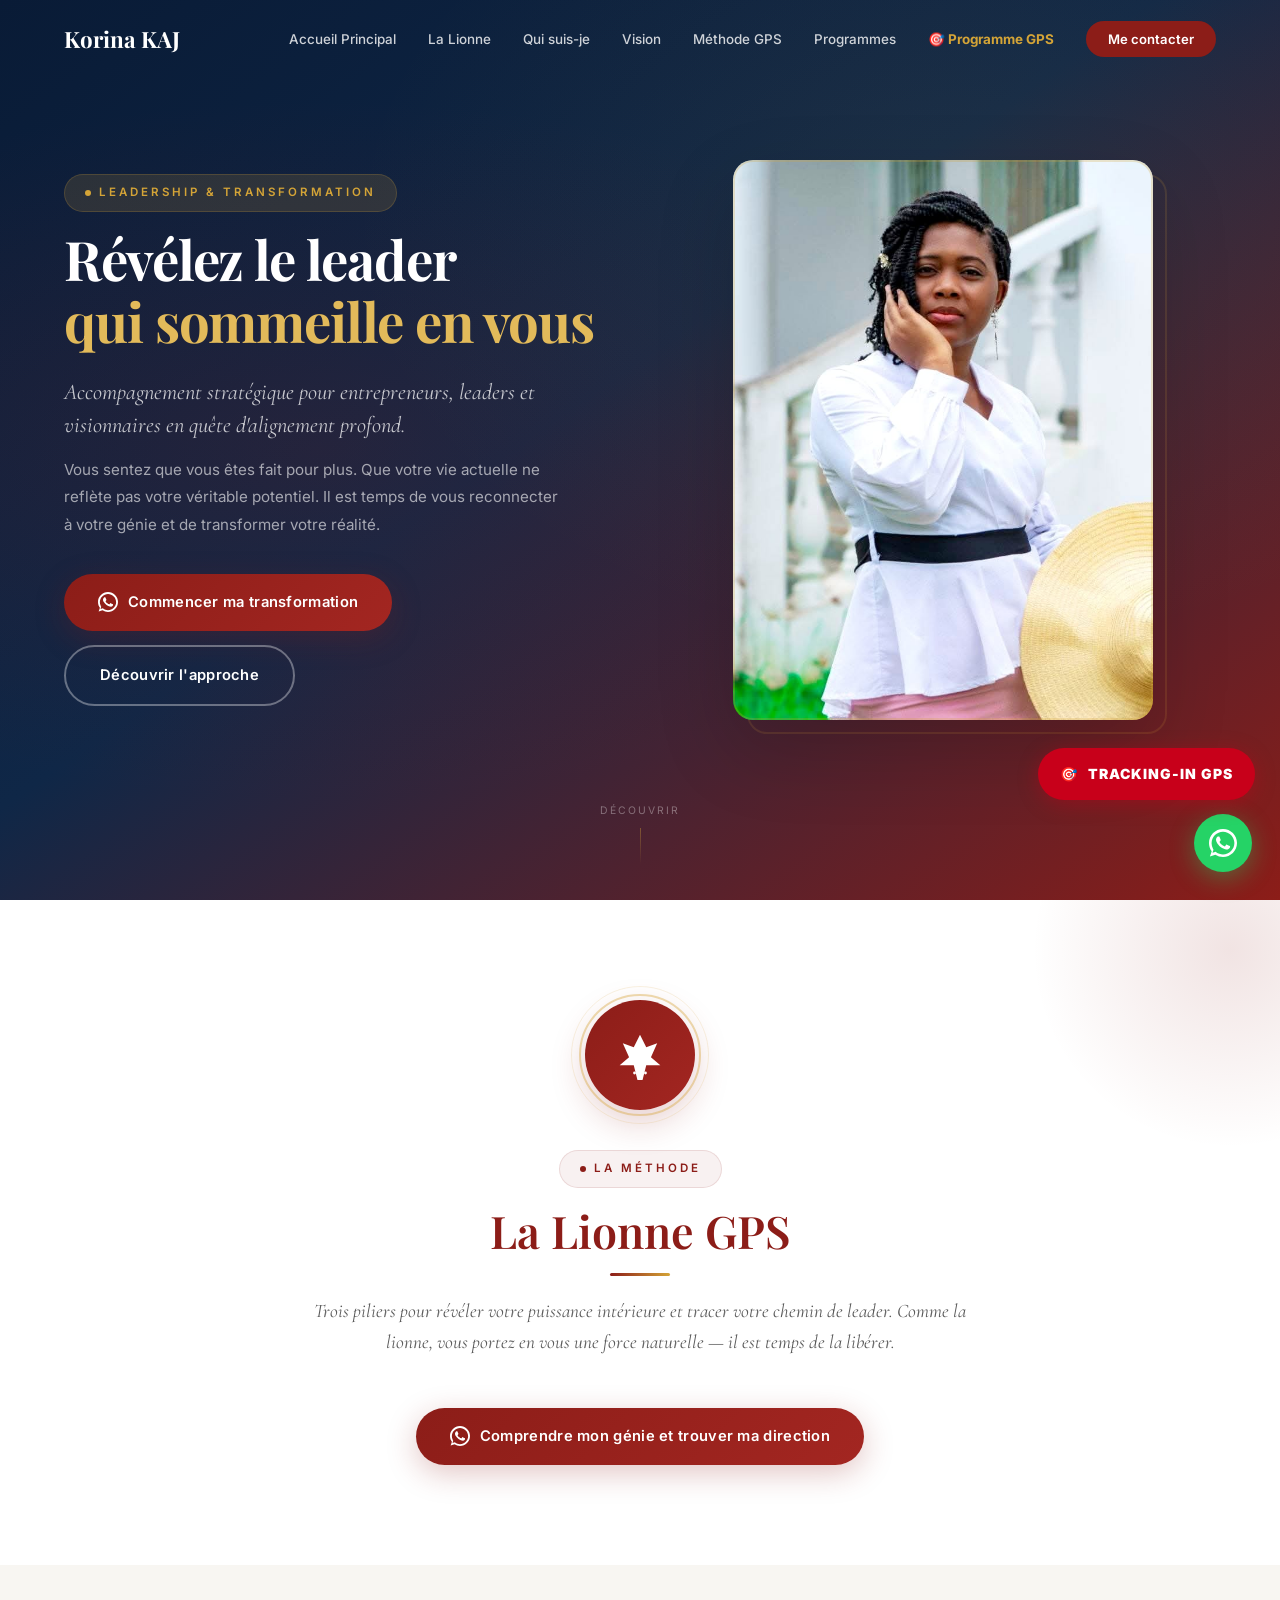
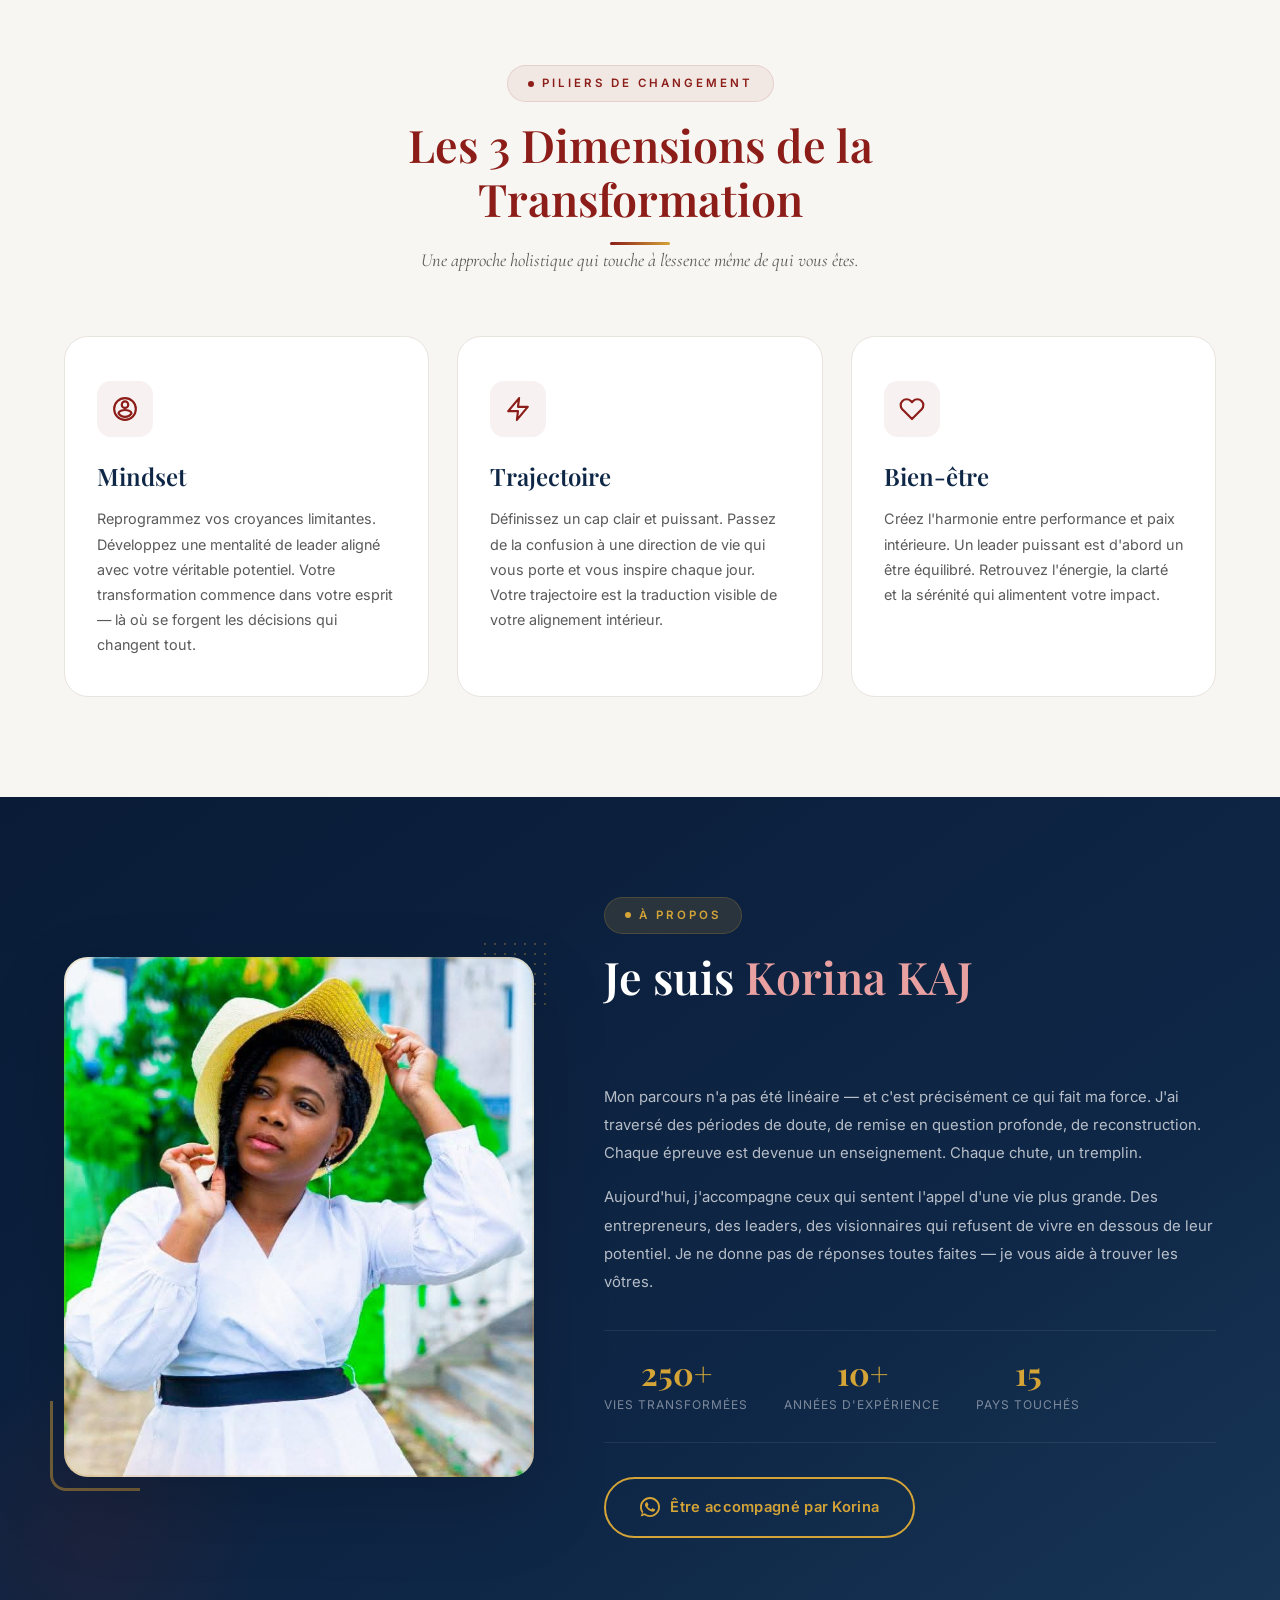
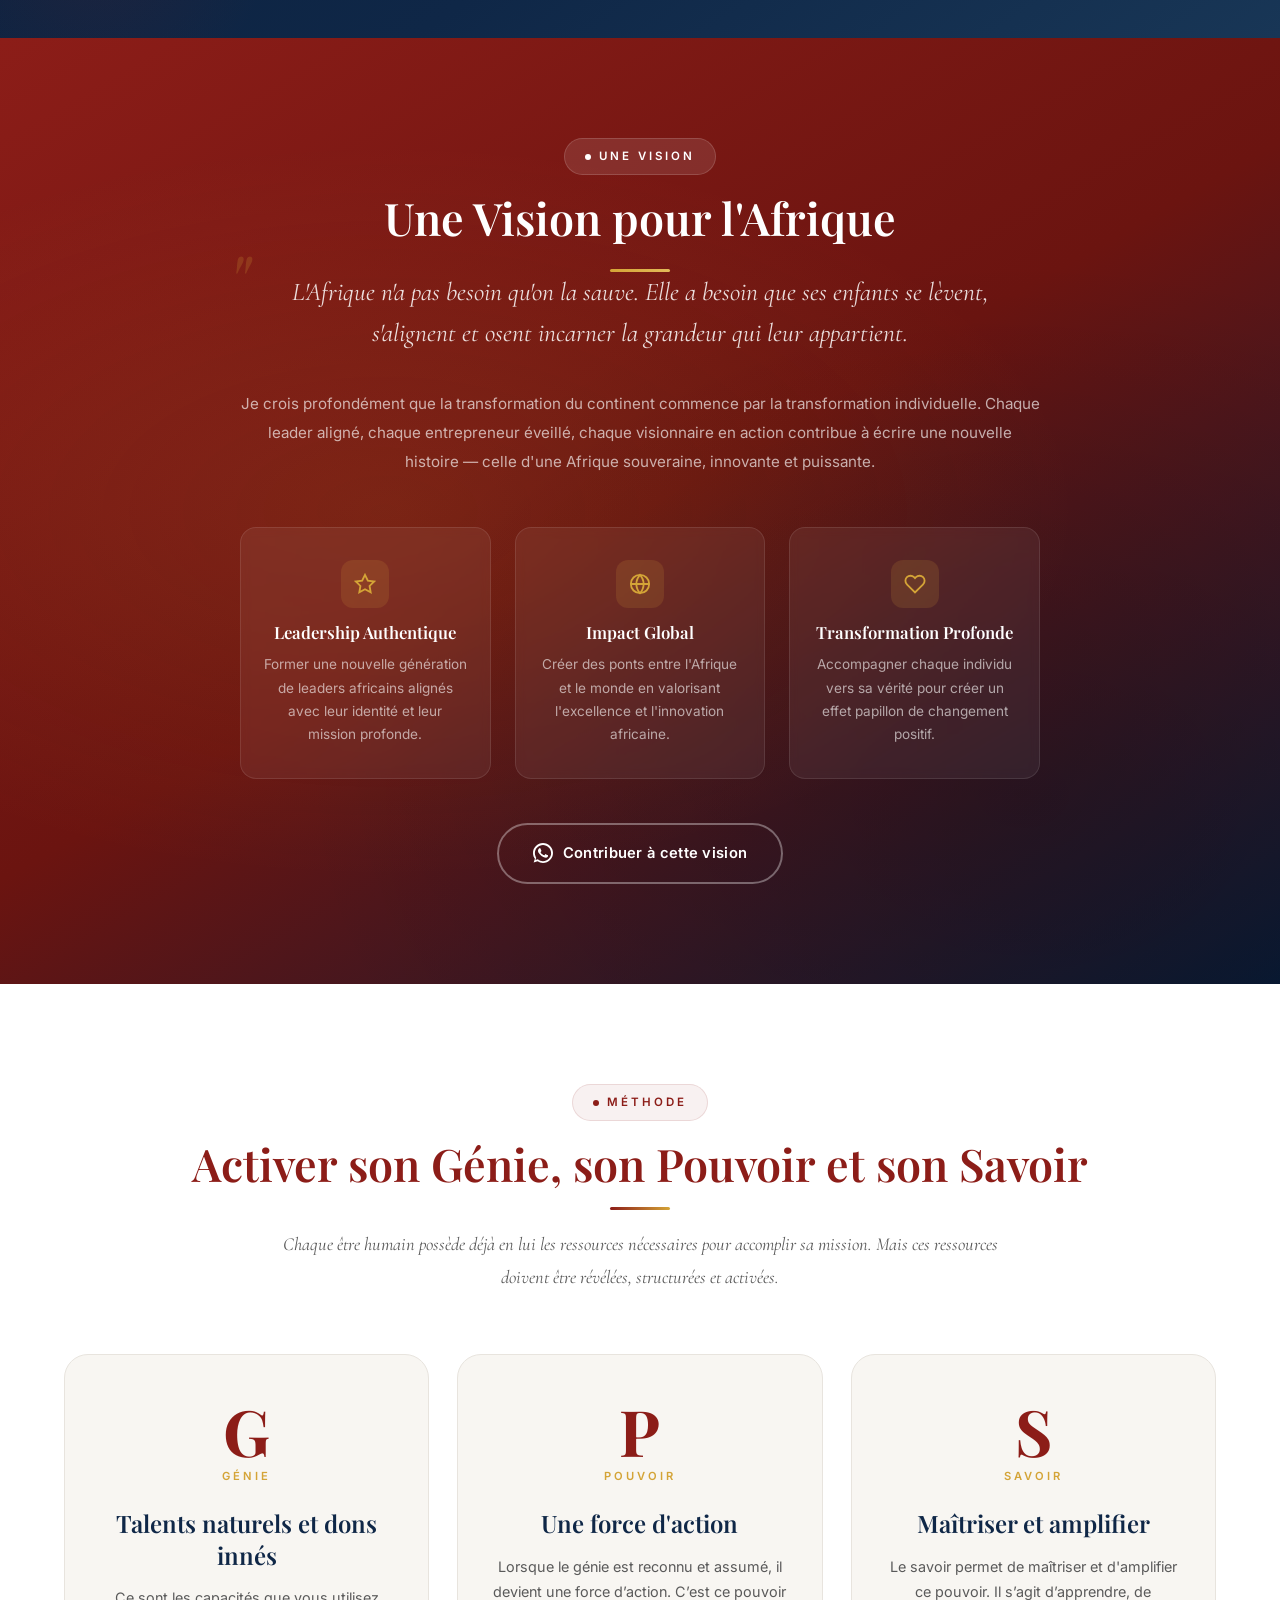
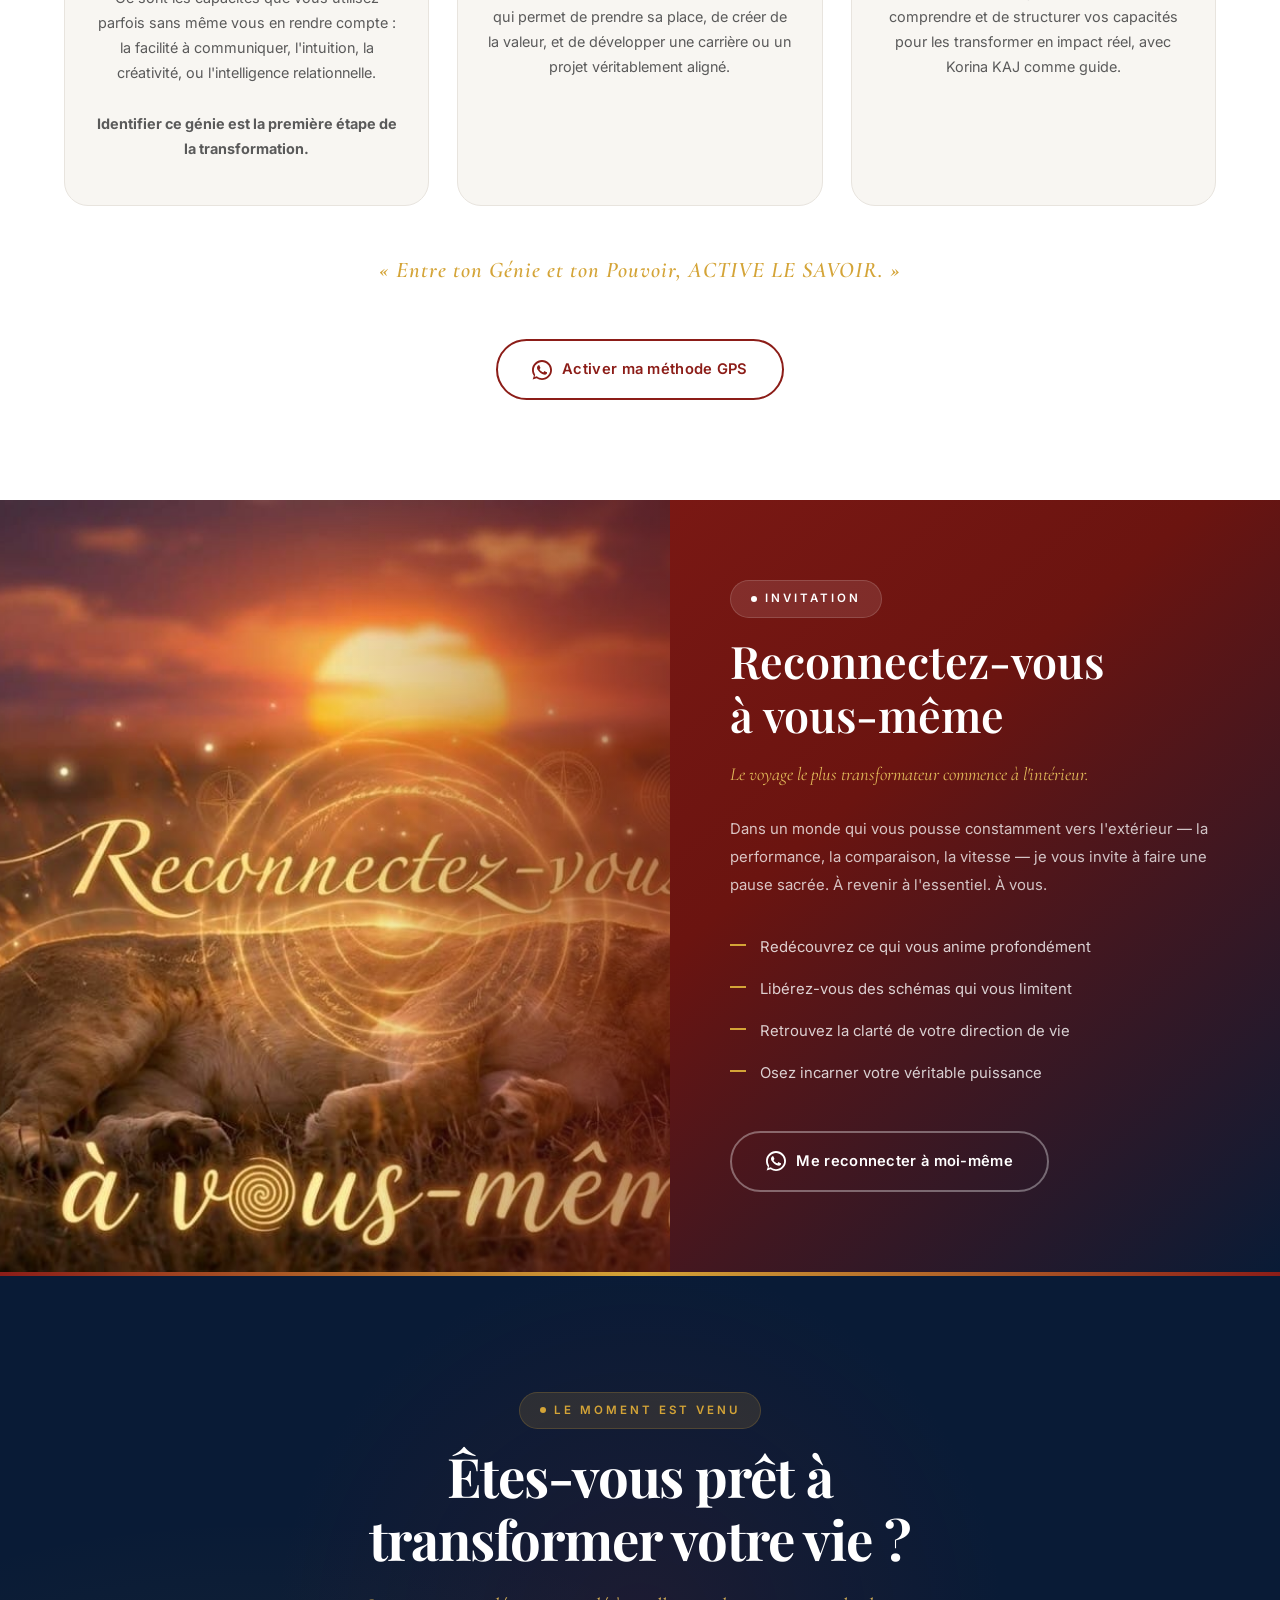
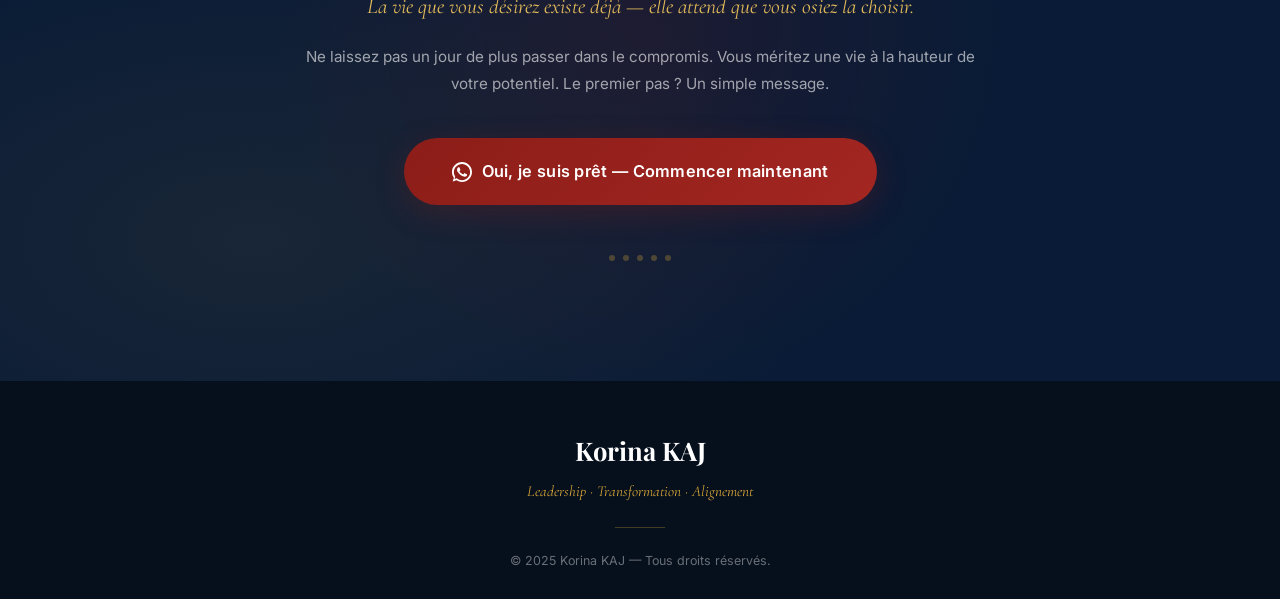
<file: leadership/index.html>
<!DOCTYPE html>
<html lang="fr">
<head>
    <link rel="icon" href="data:,">
    <meta charset="UTF-8">
    <meta name="viewport" content="width=device-width, initial-scale=1.0">
    <title>Korina KAJ — Leadership & Transformation</title>
    <link rel="preconnect" href="https://fonts.googleapis.com">
    <link href="https://fonts.googleapis.com/css2?family=Playfair+Display:ital,wght@0,400;0,500;0,600;0,700;1,400;1,500&family=Inter:wght@300;400;500;600;700&family=Cormorant+Garamond:ital,wght@0,400;0,500;0,600;0,700;1,400;1,500&display=swap" rel="stylesheet">
    <style>
        :root {
            --color-red: #8C1D18;
            --color-red-light: #A32621;
            --color-red-glow: rgba(140, 29, 24, 0.12);
            --color-red-subtle: rgba(140, 29, 24, 0.06);
            --color-blue: #0F2747;
            --color-blue-deep: #091B36;
            --color-gold: #D4A437;
            --color-gold-light: #E2BA5A;
            --color-gold-glow: rgba(212, 164, 55, 0.15);
            --color-orange: #E67E22;
            --color-bg: #F8F6F2;
            --color-bg-warm: #FBF9F5;
            --color-white: #FFFFFF;
            --color-text: #1A1A1A;
            --color-text-muted: #5A5A5A;
            --color-text-light: #8A8A8A;
            --color-border: #E8E4DE;
            --font-heading: 'Playfair Display', Georgia, serif;
            --font-body: 'Inter', -apple-system, sans-serif;
            --font-accent: 'Cormorant Garamond', Georgia, serif;
            --shadow-sm: 0 2px 8px rgba(0,0,0,0.06);
            --shadow-md: 0 8px 30px rgba(0,0,0,0.08);
            --shadow-lg: 0 20px 60px rgba(0,0,0,0.12);
            --shadow-xl: 0 30px 80px rgba(0,0,0,0.16);
            --shadow-red: 0 8px 30px rgba(140, 29, 24, 0.25);
            --radius-sm: 8px;
            --radius-md: 16px;
            --radius-lg: 24px;
            --radius-xl: 32px;
            --radius-full: 50px;
            --transition: 0.4s cubic-bezier(0.25, 0.46, 0.45, 0.94);
        }

        *,
        *::before,
        *::after {
            margin: 0;
            padding: 0;
            box-sizing: border-box;
        }

        html {
            scroll-behavior: smooth;
            font-size: 16px;
        }

        body {
            font-family: var(--font-body);
            color: var(--color-text);
            background: var(--color-bg);
            line-height: 1.7;
            overflow-x: hidden;
            -webkit-font-smoothing: antialiased;
        }

        img {
            max-width: 100%;
            display: block;
        }

        a {
            text-decoration: none;
            color: inherit;
        }

        ul { list-style: none; }

        /* ══════════════════════════════════
           LAYOUT
           ══════════════════════════════════ */
        .container {
            width: 100%;
            max-width: 1200px;
            margin: 0 auto;
            padding: 0 24px;
        }

        .container--narrow {
            max-width: 900px;
        }

        .container--wide {
            max-width: 1400px;
        }

        .section {
            padding: 100px 0;
            position: relative;
        }

        .section--sm {
            padding: 70px 0;
        }

        /* ══════════════════════════════════
           TYPOGRAPHY
           ══════════════════════════════════ */
        .heading-1 {
            font-family: var(--font-heading);
            font-size: clamp(2rem, 5vw, 3.4rem);
            font-weight: 700;
            line-height: 1.15;
            letter-spacing: -0.02em;
        }

        .heading-2 {
            font-family: var(--font-heading);
            font-size: clamp(1.8rem, 4vw, 2.8rem);
            font-weight: 600;
            line-height: 1.2;
        }

        .heading-3 {
            font-family: var(--font-heading);
            font-size: clamp(1.2rem, 2.5vw, 1.5rem);
            font-weight: 600;
            line-height: 1.3;
        }

        .text-accent {
            font-family: var(--font-accent);
            font-style: italic;
        }

        .text-red { color: var(--color-red); }
        .text-gold { color: var(--color-gold); }
        .text-blue { color: var(--color-blue); }
        .text-muted { color: var(--color-text-muted); }
        .text-white { color: var(--color-white); }

        .text-center { text-align: center; }

        /* ══════════════════════════════════
           DECORATORS
           ══════════════════════════════════ */
        .decorator-line {
            width: 60px;
            height: 3px;
            background: linear-gradient(90deg, var(--color-red), var(--color-gold));
            border-radius: 2px;
        }

        .decorator-line--center {
            margin: 0 auto;
        }

        .decorator-line--gold {
            background: linear-gradient(90deg, var(--color-gold), var(--color-gold-light));
        }

        .section-label {
            display: inline-flex;
            align-items: center;
            gap: 8px;
            font-family: var(--font-body);
            font-size: 0.72rem;
            font-weight: 600;
            letter-spacing: 3px;
            text-transform: uppercase;
            padding: 8px 20px;
            border-radius: var(--radius-full);
            margin-bottom: 16px;
        }

        .section-label--red {
            color: var(--color-red);
            background: var(--color-red-subtle);
            border: 1px solid var(--color-red-glow);
        }

        .section-label--gold {
            color: var(--color-gold);
            background: var(--color-gold-glow);
            border: 1px solid rgba(212,164,55,0.2);
        }

        .section-label--white {
            color: var(--color-white);
            background: rgba(255,255,255,0.1);
            border: 1px solid rgba(255,255,255,0.15);
        }

        .section-label__dot {
            width: 6px;
            height: 6px;
            border-radius: 50%;
            background: currentColor;
        }

        /* ══════════════════════════════════
           IMAGES
           ══════════════════════════════════ */
        .img-wrapper {
            width: 100%;
            height: 100%;
            overflow: hidden;
            border-radius: var(--radius-md);
            position: relative;
        }

        .img-wrapper img {
            width: 100%;
            height: 100%;
            object-fit: cover;
            transition: transform 0.8s cubic-bezier(0.25, 0.46, 0.45, 0.94);
        }

        .img-wrapper:hover img {
            transform: scale(1.04);
        }

        .img-wrapper--rounded {
            border-radius: var(--radius-lg);
        }

        .img-wrapper--shadow {
            box-shadow: var(--shadow-lg);
        }

        .img-wrapper--gold-border {
            border: 3px solid var(--color-gold);
        }

        /* ══════════════════════════════════
           BUTTONS
           ══════════════════════════════════ */
        .btn {
            display: inline-flex;
            align-items: center;
            gap: 10px;
            padding: 16px 34px;
            font-family: var(--font-body);
            font-size: 0.92rem;
            font-weight: 600;
            letter-spacing: 0.3px;
            border: none;
            border-radius: var(--radius-full);
            cursor: pointer;
            transition: var(--transition);
            position: relative;
            overflow: hidden;
            white-space: nowrap;
        }

        .btn::after {
            content: '';
            position: absolute;
            top: 0;
            left: -100%;
            width: 100%;
            height: 100%;
            background: linear-gradient(90deg, transparent, rgba(255,255,255,0.12), transparent);
            transition: left 0.6s;
        }

        .btn:hover::after {
            left: 100%;
        }

        .btn__icon {
            width: 20px;
            height: 20px;
            flex-shrink: 0;
        }

        .btn-whatsapp {
            background: linear-gradient(135deg, var(--color-red), var(--color-red-light));
            color: var(--color-white);
            box-shadow: var(--shadow-red);
        }

        .btn-whatsapp:hover {
            transform: translateY(-3px);
            box-shadow: 0 12px 40px rgba(140, 29, 24, 0.35);
        }

        .btn-whatsapp--outline {
            background: transparent;
            color: var(--color-red);
            border: 2px solid var(--color-red);
            box-shadow: none;
        }

        .btn-whatsapp--outline:hover {
            background: var(--color-red);
            color: var(--color-white);
            transform: translateY(-3px);
            box-shadow: var(--shadow-red);
        }

        .btn-whatsapp--white {
            background: transparent;
            color: var(--color-white);
            border: 2px solid rgba(255,255,255,0.35);
            box-shadow: none;
        }

        .btn-whatsapp--white:hover {
            background: var(--color-white);
            color: var(--color-red);
            transform: translateY(-3px);
            box-shadow: 0 12px 40px rgba(255,255,255,0.15);
        }

        .btn-whatsapp--gold {
            background: transparent;
            color: var(--color-gold);
            border: 2px solid var(--color-gold);
            box-shadow: none;
        }

        .btn-whatsapp--gold:hover {
            background: var(--color-gold);
            color: var(--color-white);
            transform: translateY(-3px);
        }

        .btn--lg {
            padding: 20px 48px;
            font-size: 1.02rem;
        }

        .wa-icon {
            fill: currentColor;
        }

        /* ══════════════════════════════════
           NAVBAR
           ══════════════════════════════════ */
        .navbar {
            position: fixed;
            top: 0;
            left: 0;
            right: 0;
            z-index: 100;
            padding: 20px 0;
            transition: var(--transition);
        }

        .navbar--scrolled {
            background: rgba(255,255,255,0.97);
            backdrop-filter: blur(20px);
            box-shadow: 0 1px 20px rgba(0,0,0,0.06);
            padding: 14px 0;
        }

        .navbar__inner {
            display: flex;
            align-items: center;
            justify-content: space-between;
        }

        .navbar__logo {
            font-family: var(--font-heading);
            font-size: 1.4rem;
            font-weight: 700;
            color: var(--color-white);
            transition: color var(--transition);
        }

        .navbar--scrolled .navbar__logo {
            color: var(--color-red);
        }

        .navbar__links {
            display: flex;
            align-items: center;
            gap: 32px;
        }

        .navbar__link {
            font-size: 0.84rem;
            font-weight: 500;
            color: rgba(255,255,255,0.8);
            transition: color 0.3s;
            position: relative;
        }

        .navbar__link::after {
            content: '';
            position: absolute;
            bottom: -3px;
            left: 0;
            width: 0;
            height: 2px;
            background: var(--color-gold);
            transition: width 0.3s;
        }

        .navbar__link:hover::after {
            width: 100%;
        }

        .navbar--scrolled .navbar__link {
            color: var(--color-text-muted);
        }

        .navbar--scrolled .navbar__link:hover {
            color: var(--color-red);
        }

        .navbar__cta {
            padding: 10px 22px;
            background: var(--color-red);
            color: var(--color-white) !important;
            border-radius: var(--radius-full);
            font-weight: 600;
            font-size: 0.82rem;
            transition: var(--transition);
        }

        .navbar__cta::after { display: none !important; }

        .navbar__cta:hover {
            background: var(--color-red-light);
            transform: translateY(-2px);
        }

        .navbar__toggle {
            display: none;
            flex-direction: column;
            gap: 5px;
            cursor: pointer;
            padding: 5px;
            background: none;
            border: none;
        }

        .navbar__toggle span {
            width: 24px;
            height: 2px;
            background: var(--color-white);
            border-radius: 2px;
            transition: var(--transition);
        }

        .navbar--scrolled .navbar__toggle span {
            background: var(--color-text);
        }

        /* ══════════════════════════════════
           1. HERO
           ══════════════════════════════════ */
        .hero {
            min-height: 100vh;
            display: flex;
            align-items: center;
            background: linear-gradient(145deg, var(--color-blue-deep) 0%, var(--color-blue) 45%, var(--color-red) 100%);
            position: relative;
            overflow: hidden;
            padding-top: 80px;
        }

        .hero::before {
            content: '';
            position: absolute;
            inset: 0;
            background:
                radial-gradient(ellipse at 25% 50%, rgba(140,29,24,0.18) 0%, transparent 55%),
                radial-gradient(ellipse at 75% 25%, rgba(212,164,55,0.08) 0%, transparent 45%);
        }

        .hero__particles {
            position: absolute;
            inset: 0;
            pointer-events: none;
        }

        .hero__particle {
            position: absolute;
            width: 4px;
            height: 4px;
            background: var(--color-gold);
            border-radius: 50%;
            opacity: 0;
            animation: particleFade 7s infinite;
        }

        .hero__particle:nth-child(1) { top: 15%; left: 8%; animation-delay: 0s; }
        .hero__particle:nth-child(2) { top: 55%; left: 18%; animation-delay: 1.4s; }
        .hero__particle:nth-child(3) { top: 25%; left: 45%; animation-delay: 2.8s; }
        .hero__particle:nth-child(4) { top: 65%; left: 65%; animation-delay: 4.2s; }
        .hero__particle:nth-child(5) { top: 35%; left: 82%; animation-delay: 5.6s; width: 5px; height: 5px; }
        .hero__particle:nth-child(6) { top: 80%; left: 30%; animation-delay: 1s; width: 3px; height: 3px; }

        @keyframes particleFade {
            0%   { opacity: 0; transform: translateY(0) scale(0); }
            15%  { opacity: 0.5; transform: translateY(-15px) scale(1); }
            85%  { opacity: 0.2; transform: translateY(-70px) scale(0.7); }
            100% { opacity: 0; transform: translateY(-100px) scale(0); }
        }

        .hero__grid {
            display: grid;
            grid-template-columns: 1fr 1fr;
            gap: 60px;
            align-items: center;
            position: relative;
            z-index: 2;
        }

        .hero__content {
            color: var(--color-white);
        }

        .hero__title {
            margin-bottom: 22px;
        }

        .hero__title-highlight {
            color: var(--color-gold-light);
            display: block;
        }

        .hero__subtitle {
            font-family: var(--font-accent);
            font-size: clamp(1.1rem, 2.5vw, 1.4rem);
            font-style: italic;
            color: rgba(255,255,255,0.75);
            margin-bottom: 14px;
            line-height: 1.5;
        }

        .hero__text {
            font-size: 0.95rem;
            color: rgba(255,255,255,0.6);
            line-height: 1.8;
            margin-bottom: 36px;
            max-width: 500px;
        }

        .hero__buttons {
            display: flex;
            gap: 14px;
            flex-wrap: wrap;
        }

        .hero__image {
            display: flex;
            justify-content: center;
            align-items: center;
            position: relative;
        }

        /* ═══ HERO IMAGE - FIX COMPLET ═══ */
        .hero__image-frame {
            position: relative;
            width: 420px;
            height: auto;
            aspect-ratio: 3 / 4;
        }

        .hero__image-main {
            width: 100%;
            height: 100%;
            border-radius: 20px;
            overflow: hidden;
            box-shadow: var(--shadow-xl);
            position: relative;
            z-index: 2;
        }

        .hero__image-main::after {
            content: '';
            position: absolute;
            inset: 0;
            border: 2px solid rgba(212,164,55,0.25);
            border-radius: inherit;
            pointer-events: none;
        }

        .hero__image-main img {
            width: 100%;
            height: 100%;
            object-fit: cover;
            object-position: top center;
        }

        .hero__image-ghost {
            position: absolute;
            top: 14px;
            left: 14px;
            right: -14px;
            bottom: -14px;
            border: 2px solid rgba(212,164,55,0.15);
            border-radius: 20px;
            z-index: 1;
        }

        .hero__image-glow {
            position: absolute;
            width: 280px;
            height: 280px;
            top: 50%;
            left: 50%;
            transform: translate(-50%,-50%);
            background: radial-gradient(circle, rgba(140,29,24,0.25), transparent 70%);
            border-radius: 50%;
            z-index: 0;
            animation: glow 4s ease-in-out infinite;
        }

        @keyframes glow {
            0%,100% { transform: translate(-50%,-50%) scale(1); opacity: 0.5; }
            50%     { transform: translate(-50%,-50%) scale(1.15); opacity: 0.8; }
        }

        .hero__scroll {
            position: absolute;
            bottom: 36px;
            left: 50%;
            transform: translateX(-50%);
            z-index: 3;
            display: flex;
            flex-direction: column;
            align-items: center;
            gap: 8px;
            color: rgba(255,255,255,0.35);
            font-size: 0.65rem;
            letter-spacing: 2px;
            text-transform: uppercase;
            animation: scrollBounce 2.5s infinite;
        }

        .hero__scroll-line {
            width: 1px;
            height: 36px;
            background: linear-gradient(to bottom, rgba(212,164,55,0.4), transparent);
        }

        @keyframes scrollBounce {
            0%,100% { transform: translateX(-50%) translateY(0); }
            50%     { transform: translateX(-50%) translateY(6px); }
        }

        /* ══════════════════════════════════
           2. LA LIONNE GPS
           ══════════════════════════════════ */
        .lionne {
            background: var(--color-white);
            overflow: hidden;
        }

        .lionne::after {
            content: '';
            position: absolute;
            top: -150px;
            right: -150px;
            width: 400px;
            height: 400px;
            background: radial-gradient(circle, var(--color-red-glow), transparent 70%);
            border-radius: 50%;
            pointer-events: none;
        }

        .lionne__icon {
            width: 110px;
            height: 110px;
            margin: 0 auto 40px;
            border-radius: 50%;
            background: linear-gradient(135deg, var(--color-red), var(--color-red-light));
            display: flex;
            align-items: center;
            justify-content: center;
            position: relative;
            box-shadow: 0 12px 35px rgba(140,29,24,0.22);
        }

        .lionne__icon::before {
            content: '';
            position: absolute;
            inset: -6px;
            border: 2px solid var(--color-gold);
            border-radius: 50%;
            opacity: 0.4;
        }

        .lionne__icon::after {
            content: '';
            position: absolute;
            inset: -14px;
            border: 1px solid rgba(212,164,55,0.15);
            border-radius: 50%;
        }

        .lionne__icon svg {
            width: 50px;
            height: 50px;
            fill: var(--color-white);
        }

        .lionne__header {
            text-align: center;
            max-width: 700px;
            margin: 0 auto 50px;
        }

        .lionne__title {
            margin-bottom: 16px;
        }

        .lionne__intro {
            font-family: var(--font-accent);
            font-size: 1.2rem;
            color: var(--color-text-muted);
            font-style: italic;
            line-height: 1.6;
            margin-top: 20px;
        }

        .lionne__cta {
            text-align: center;
            margin-top: 50px;
        }

        /* ══════════════════════════════════
           3. TRANSFORMATION
           ══════════════════════════════════ */
        .transformation {
            background: var(--color-bg);
        }

        .transformation__header {
            text-align: center;
            margin-bottom: 60px;
            max-width: 750px;
            margin-left: auto;
            margin-right: auto;
        }

        .transformation__title {
            margin-bottom: 16px;
        }

        .transformation__subtitle {
            font-family: var(--font-accent);
            font-size: 1.15rem;
            color: var(--color-text-muted);
            font-style: italic;
        }

        .transformation__grid {
            display: grid;
            grid-template-columns: repeat(3, 1fr);
            gap: 28px;
        }

        .transform-card {
            background: var(--color-white);
            border-radius: var(--radius-lg);
            padding: 44px 32px 38px;
            position: relative;
            overflow: hidden;
            border: 1px solid var(--color-border);
            transition: var(--transition);
        }

        .transform-card::before {
            content: '';
            position: absolute;
            top: 0;
            left: 0;
            right: 0;
            height: 4px;
            background: linear-gradient(90deg, var(--color-red), var(--color-gold));
            transform: scaleX(0);
            transform-origin: left;
            transition: transform 0.5s;
        }

        .transform-card:hover {
            transform: translateY(-8px);
            box-shadow: var(--shadow-lg);
            border-color: transparent;
        }

        .transform-card:hover::before {
            transform: scaleX(1);
        }

        .transform-card__icon {
            width: 56px;
            height: 56px;
            border-radius: 14px;
            background: var(--color-red-subtle);
            display: flex;
            align-items: center;
            justify-content: center;
            margin-bottom: 24px;
        }

        .transform-card__icon svg {
            width: 26px;
            height: 26px;
            stroke: var(--color-red);
            fill: none;
            stroke-width: 2;
            stroke-linecap: round;
            stroke-linejoin: round;
        }

        .transform-card__title {
            margin-bottom: 14px;
        }

        .transform-card__text {
            font-size: 0.9rem;
            color: var(--color-text-muted);
            line-height: 1.75;
        }

        /* ══════════════════════════════════
           4. ABOUT
           ══════════════════════════════════ */
        .about {
            background: linear-gradient(145deg, var(--color-blue-deep) 0%, var(--color-blue) 65%, #183656 100%);
            color: var(--color-white);
            overflow: hidden;
        }

        .about::after {
            content: '';
            position: absolute;
            bottom: -80px;
            left: -80px;
            width: 350px;
            height: 350px;
            background: radial-gradient(circle, rgba(140,29,24,0.12), transparent 70%);
            border-radius: 50%;
            pointer-events: none;
        }

        .about__grid {
            display: grid;
            grid-template-columns: 1fr 1.3fr;
            gap: 70px;
            align-items: center;
        }

        .about__image {
            position: relative;
        }

        .about__image-container {
            border-radius: var(--radius-lg);
            overflow: hidden;
            box-shadow: var(--shadow-xl);
            position: relative;
            z-index: 2;
        }

        .about__image-container::after {
            content: '';
            position: absolute;
            inset: 0;
            border: 2px solid rgba(212,164,55,0.2);
            border-radius: inherit;
            pointer-events: none;
        }

        .about__image-container img {
            width: 100%;
            height: 520px;
            object-fit: cover;
            object-position: top center;
        }

        .about__image-deco-corner {
            position: absolute;
            bottom: -14px;
            left: -14px;
            width: 90px;
            height: 90px;
            border-left: 3px solid var(--color-gold);
            border-bottom: 3px solid var(--color-gold);
            border-radius: 0 0 0 var(--radius-md);
            opacity: 0.5;
            z-index: 1;
        }

        .about__image-deco-dots {
            position: absolute;
            top: -18px;
            right: -18px;
            width: 72px;
            height: 72px;
            background-image: radial-gradient(var(--color-gold) 1.5px, transparent 1.5px);
            background-size: 10px 10px;
            opacity: 0.3;
            z-index: 1;
        }

        .about__content {
            position: relative;
            z-index: 2;
        }

        .about__tagline {
            font-family: var(--font-accent);
            font-size: 1.2rem;
            font-style: italic;
            color: var(--color-gold-light);
            margin-bottom: 28px;
            padding-left: 18px;
            border-left: 3px solid var(--color-gold);
            line-height: 1.5;
        }

        .about__text {
            font-size: 0.93rem;
            line-height: 1.9;
            color: rgba(255,255,255,0.7);
            margin-bottom: 16px;
        }

        .about__stats {
            display: flex;
            gap: 36px;
            margin: 34px 0;
            padding: 26px 0;
            border-top: 1px solid rgba(255,255,255,0.08);
            border-bottom: 1px solid rgba(255,255,255,0.08);
        }

        .about__stat {
            text-align: center;
        }

        .about__stat-number {
            font-family: var(--font-heading);
            font-size: 2rem;
            font-weight: 700;
            color: var(--color-gold);
            line-height: 1;
        }

        .about__stat-label {
            font-size: 0.75rem;
            color: rgba(255,255,255,0.45);
            text-transform: uppercase;
            letter-spacing: 1px;
            margin-top: 6px;
        }

        .about__title {
            margin-bottom: 22px;
        }

        .about__title .text-rose {
            color: #e8a0a0;
        }

        /* ══════════════════════════════════
           5. VISION
           ══════════════════════════════════ */
        .vision {
            background: linear-gradient(150deg, var(--color-red) 0%, #6B1410 50%, var(--color-blue-deep) 100%);
            color: var(--color-white);
            overflow: hidden;
            text-align: center;
        }

        .vision::before {
            content: '';
            position: absolute;
            inset: 0;
            background:
                radial-gradient(ellipse at 30% 50%, rgba(212,164,55,0.1) 0%, transparent 55%),
                radial-gradient(ellipse at 80% 80%, rgba(0,0,0,0.2) 0%, transparent 50%);
            pointer-events: none;
        }

        .vision__inner {
            max-width: 800px;
            margin: 0 auto;
            position: relative;
            z-index: 2;
        }

        .vision__title {
            margin-bottom: 24px;
        }

        .vision__quote {
            font-family: var(--font-accent);
            font-size: clamp(1.15rem, 3vw, 1.6rem);
            font-style: italic;
            color: rgba(255,255,255,0.85);
            line-height: 1.6;
            margin-bottom: 36px;
            position: relative;
            padding: 0 20px;
        }

        .vision__quote::before {
            content: '"';
            font-family: var(--font-heading);
            font-size: 5rem;
            color: var(--color-gold);
            opacity: 0.2;
            position: absolute;
            top: -30px;
            left: -15px;
            line-height: 1;
        }

        .vision__text {
            font-size: 0.95rem;
            line-height: 1.9;
            color: rgba(255,255,255,0.65);
            margin-bottom: 40px;
        }

        .vision__pillars {
            display: grid;
            grid-template-columns: repeat(3, 1fr);
            gap: 24px;
            margin: 50px 0 44px;
        }

        .vision__pillar {
            padding: 32px 22px;
            background: rgba(255,255,255,0.06);
            border: 1px solid rgba(255,255,255,0.1);
            border-radius: var(--radius-md);
            backdrop-filter: blur(5px);
            transition: var(--transition);
        }

        .vision__pillar:hover {
            background: rgba(255,255,255,0.1);
            border-color: rgba(212,164,55,0.3);
            transform: translateY(-5px);
        }

        .vision__pillar-icon {
            width: 48px;
            height: 48px;
            margin: 0 auto 14px;
            background: rgba(212,164,55,0.15);
            border-radius: 12px;
            display: flex;
            align-items: center;
            justify-content: center;
        }

        .vision__pillar-icon svg {
            width: 22px;
            height: 22px;
            stroke: var(--color-gold);
            fill: none;
            stroke-width: 2;
        }

        .vision__pillar h3 {
            font-size: 1.05rem;
            margin-bottom: 10px;
        }

        .vision__pillar p {
            font-size: 0.85rem;
            color: rgba(255,255,255,0.6);
            line-height: 1.7;
        }

        /* ══════════════════════════════════
           6. MÉTHODE GPS
           ══════════════════════════════════ */
        .gps {
            background: var(--color-white);
            overflow: hidden;
        }

        .gps__header {
            text-align: center;
            margin-bottom: 60px;
        }

        .gps__title {
            margin-bottom: 16px;
        }

        .gps__subtitle {
            font-family: var(--font-accent);
            font-size: 1.15rem;
            font-style: italic;
            color: var(--color-text-muted);
            margin-top: 18px;
        }

        .gps__grid {
            display: grid;
            grid-template-columns: repeat(3, 1fr);
            gap: 28px;
        }

        .gps-card {
            background: var(--color-bg);
            border-radius: var(--radius-lg);
            padding: 44px 30px;
            text-align: center;
            border: 1px solid var(--color-border);
            transition: var(--transition);
            position: relative;
            overflow: hidden;
        }

        .gps-card::after {
            content: '';
            position: absolute;
            bottom: 0;
            left: 0;
            right: 0;
            height: 4px;
            background: linear-gradient(90deg, var(--color-red), var(--color-gold));
            transform: scaleX(0);
            transition: transform 0.5s;
        }

        .gps-card:hover {
            transform: translateY(-8px);
            box-shadow: 0 20px 50px var(--color-red-glow);
            border-color: transparent;
        }

        .gps-card:hover::after {
            transform: scaleX(1);
        }

        .gps-card__letter {
            font-family: var(--font-heading);
            font-size: 4rem;
            font-weight: 700;
            color: var(--color-red);
            line-height: 1;
            margin-bottom: 4px;
        }

        .gps-card__word {
            font-size: 0.7rem;
            font-weight: 600;
            letter-spacing: 3px;
            text-transform: uppercase;
            color: var(--color-gold);
            margin-bottom: 22px;
        }

        .gps-card__title {
            margin-bottom: 14px;
        }

        .gps-card__text {
            font-size: 0.9rem;
            color: var(--color-text-muted);
            line-height: 1.75;
        }

        .gps__cta {
            text-align: center;
            margin-top: 50px;
        }

        /* ══════════════════════════════════
           7. PROGRAMMES
           ══════════════════════════════════ */
        .programmes {
            background: var(--color-bg-warm);
        }

        .programmes__header {
            text-align: center;
            margin-bottom: 60px;
        }

        .programmes__title {
            margin-bottom: 16px;
        }

        .programmes__subtitle {
            font-family: var(--font-accent);
            font-size: 1.15rem;
            font-style: italic;
            color: var(--color-text-muted);
            margin-top: 18px;
        }

        .programmes__grid {
            display: grid;
            grid-template-columns: repeat(2, 1fr);
            gap: 32px;
        }

        .programme-card {
            background: var(--color-white);
            border-radius: var(--radius-lg);
            overflow: hidden;
            border: 1px solid var(--color-border);
            transition: var(--transition);
        }

        .programme-card:hover {
            transform: translateY(-8px);
            box-shadow: var(--shadow-lg);
            border-color: transparent;
        }

        .programme-card__accent {
            height: 5px;
            background: linear-gradient(90deg, var(--color-red), var(--color-gold));
        }

        .programme-card__body {
            padding: 44px 36px;
        }

        .programme-card__number {
            font-family: var(--font-heading);
            font-size: 3.5rem;
            font-weight: 700;
            color: var(--color-red);
            opacity: 0.12;
            line-height: 1;
            margin-bottom: 6px;
        }

        .programme-card__title {
            margin-bottom: 6px;
        }

        .programme-card__subtitle {
            font-family: var(--font-accent);
            font-size: 1rem;
            font-style: italic;
            color: var(--color-red);
            margin-bottom: 18px;
        }

        .programme-card__text {
            font-size: 0.9rem;
            color: var(--color-text-muted);
            line-height: 1.8;
            margin-bottom: 24px;
        }

        .programme-card__features {
            list-style: none;
        }

        .programme-card__features li {
            font-size: 0.88rem;
            color: var(--color-text-muted);
            padding: 7px 0;
            padding-left: 22px;
            position: relative;
            line-height: 1.5;
        }

        .programme-card__features li::before {
            content: '✦';
            position: absolute;
            left: 0;
            color: var(--color-gold);
            font-size: 0.65rem;
            top: 10px;
        }

        .programmes__cta {
            text-align: center;
            margin-top: 50px;
        }

        /* ══════════════════════════════════
           8. RECONNEXION
           ══════════════════════════════════ */
        .reconnexion {
            padding: 0;
            overflow: hidden;
        }

        .reconnexion__inner {
            background: linear-gradient(140deg, var(--color-red) 0%, #6B1410 55%, var(--color-blue-deep) 100%);
        }

        .reconnexion__grid {
            display: grid;
            grid-template-columns: 1.1fr 1fr;
            min-height: 600px;
        }

        .reconnexion__image {
            position: relative;
            overflow: hidden;
        }

        .reconnexion__image img {
            width: 100%;
            height: 100%;
            object-fit: cover;
            object-position: top center;
        }

        .reconnexion__image-overlay {
            position: absolute;
            inset: 0;
            background: linear-gradient(90deg, transparent 50%, rgba(107,20,16,0.5));
            pointer-events: none;
        }

        .reconnexion__content {
            display: flex;
            align-items: center;
            padding: 80px 60px;
            color: var(--color-white);
        }

        .reconnexion__content-inner {
            max-width: 500px;
        }

        .reconnexion__title {
            margin-bottom: 18px;
        }

        .reconnexion__tagline {
            font-family: var(--font-accent);
            font-size: 1.15rem;
            font-style: italic;
            color: var(--color-gold-light);
            margin-bottom: 24px;
        }

        .reconnexion__text {
            font-size: 0.93rem;
            line-height: 1.9;
            color: rgba(255,255,255,0.75);
            margin-bottom: 14px;
        }

        .reconnexion__list {
            margin: 28px 0 36px;
        }

        .reconnexion__list li {
            font-size: 0.93rem;
            color: rgba(255,255,255,0.8);
            padding: 9px 0 9px 30px;
            position: relative;
            line-height: 1.6;
        }

        .reconnexion__list li::before {
            content: '';
            position: absolute;
            left: 0;
            top: 17px;
            width: 16px;
            height: 2px;
            background: var(--color-gold);
        }

        /* ══════════════════════════════════
           9. CTA FINAL
           ══════════════════════════════════ */
        .cta-final {
            padding: 120px 0;
            background: var(--color-blue-deep);
            text-align: center;
            color: var(--color-white);
            position: relative;
            overflow: hidden;
        }

        .cta-final::before {
            content: '';
            position: absolute;
            inset: 0;
            background:
                radial-gradient(circle at 50% 50%, rgba(140,29,24,0.15) 0%, transparent 50%),
                radial-gradient(ellipse at 20% 80%, rgba(212,164,55,0.08) 0%, transparent 40%);
            pointer-events: none;
        }

        .cta-final::after {
            content: '';
            position: absolute;
            top: 0;
            left: 0;
            right: 0;
            height: 4px;
            background: linear-gradient(90deg, var(--color-red), var(--color-gold), var(--color-red));
        }

        .cta-final__content {
            max-width: 680px;
            margin: 0 auto;
            position: relative;
            z-index: 2;
        }

        .cta-final__title {
            margin-bottom: 18px;
        }

        .cta-final__tagline {
            font-family: var(--font-accent);
            font-size: 1.35rem;
            font-style: italic;
            color: var(--color-gold-light);
            margin-bottom: 18px;
        }

        .cta-final__text {
            font-size: 0.95rem;
            color: rgba(255,255,255,0.6);
            line-height: 1.8;
            margin-bottom: 40px;
        }

        .cta-final__dots {
            margin-top: 50px;
            display: flex;
            justify-content: center;
            gap: 8px;
        }

        .cta-final__dots span {
            width: 6px;
            height: 6px;
            border-radius: 50%;
            background: var(--color-gold);
            opacity: 0.3;
        }

        /* ══════════════════════════════════
           FOOTER
           ══════════════════════════════════ */
        .footer {
            background: #060F1C;
            padding: 48px 0 28px;
            text-align: center;
            color: rgba(255,255,255,0.4);
        }

        .footer__brand {
            font-family: var(--font-heading);
            font-size: 1.6rem;
            font-weight: 700;
            color: var(--color-white);
            margin-bottom: 6px;
        }

        .footer__tagline {
            font-family: var(--font-accent);
            font-size: 0.95rem;
            font-style: italic;
            color: var(--color-gold);
            margin-bottom: 22px;
        }

        .footer__line {
            width: 50px;
            height: 1px;
            background: var(--color-gold);
            margin: 22px auto;
            opacity: 0.3;
        }

        .footer__copy {
            font-size: 0.78rem;
        }

        /* ══════════════════════════════════
           FLOATING WHATSAPP
           ══════════════════════════════════ */
        .floating-whatsapp {
            position: fixed;
            bottom: 28px;
            right: 28px;
            z-index: 99;
            width: 58px;
            height: 58px;
            border-radius: 50%;
            background: #25D366;
            display: flex;
            align-items: center;
            justify-content: center;
            box-shadow: 0 6px 24px rgba(37,211,102,0.4);
            transition: var(--transition);
            cursor: pointer;
            animation: waPulse 3s infinite;
        }

        .floating-whatsapp:hover {
            transform: scale(1.1);
            box-shadow: 0 8px 30px rgba(37,211,102,0.5);
        }

        .floating-whatsapp svg {
            width: 28px;
            height: 28px;
            fill: white;
        }

        @keyframes waPulse {
            0%,100% { box-shadow: 0 6px 24px rgba(37,211,102,0.4); }
            50%     { box-shadow: 0 6px 34px rgba(37,211,102,0.6); }
        }

        /* ══════════════════════════════════
           SCROLL REVEAL
           ══════════════════════════════════ */
        .reveal {
            opacity: 0;
            transform: translateY(35px);
            transition: opacity 0.7s ease, transform 0.7s ease;
        }

        .reveal--visible {
            opacity: 1;
            transform: translateY(0);
        }

        .reveal--d1 { transition-delay: 0.1s; }
        .reveal--d2 { transition-delay: 0.2s; }
        .reveal--d3 { transition-delay: 0.3s; }
        .reveal--d4 { transition-delay: 0.4s; }

        /* ══════════════════════════════════
           RESPONSIVE
           ══════════════════════════════════ */
        @media (max-width: 1024px) {
            .hero__grid {
                grid-template-columns: 1fr;
                text-align: center;
                gap: 40px;
            }

            .hero__content { order: 1; }
            .hero__image  { order: 0; }

            .hero__text { max-width: 100%; margin-left: auto; margin-right: auto; }
            .hero__buttons { justify-content: center; }

            .hero__image-frame {
                width: 320px;
            }

            .hero__image-ghost { display: none; }

            .about__grid {
                grid-template-columns: 1fr;
                gap: 40px;
            }

            .about__image-container img {
                height: 400px;
            }

            .reconnexion__grid {
                grid-template-columns: 1fr;
            }

            .reconnexion__image {
                height: 350px;
            }

            .reconnexion__content {
                padding: 50px 36px;
            }
        }

        @media (max-width: 768px) {
            .section { padding: 70px 0; }

            .navbar__links {
                display: none;
                position: absolute;
                top: 100%;
                left: 0;
                right: 0;
                background: var(--color-white);
                flex-direction: column;
                padding: 24px;
                gap: 14px;
                box-shadow: var(--shadow-md);
                border-top: 3px solid var(--color-red);
            }

            .navbar__links--open {
                display: flex;
            }

            .navbar__links--open .navbar__link {
                color: var(--color-text-muted) !important;
                padding: 8px 0;
            }

            .navbar__toggle {
                display: flex;
            }

            .hero {
                min-height: auto;
                padding: 100px 0 60px;
            }

            .hero__image-frame {
                width: 260px;
            }

            .hero__image-ghost { display: none; }

            .transformation__grid,
            .gps__grid,
            .vision__pillars {
                grid-template-columns: 1fr;
                max-width: 500px;
                margin-left: auto;
                margin-right: auto;
            }

            .programmes__grid {
                grid-template-columns: 1fr;
            }

            .about__stats {
                flex-wrap: wrap;
                gap: 20px;
            }

            .about__stat {
                flex: 1;
                min-width: 80px;
            }

            .reconnexion__content {
                padding: 40px 24px;
            }

            .cta-final {
                padding: 80px 0;
            }

            .hero__scroll { display: none; }

            .btn {
                padding: 14px 28px;
                font-size: 0.88rem;
            }

            .btn--lg {
                padding: 16px 36px;
                font-size: 0.95rem;
            }

            .floating-whatsapp {
                bottom: 18px;
                right: 18px;
                width: 52px;
                height: 52px;
            }
        }

        @media (max-width: 480px) {
            .hero__image-frame {
                width: 220px;
            }

            .btn,
            .hero__buttons .btn {
                width: 100%;
                justify-content: center;
            }

            .hero__buttons {
                flex-direction: column;
            }

            .container {
                padding: 0 18px;
            }
        }
        /* Bouton flottant GPS pour la section Leadership */
.floating-gps-btn {
  position: fixed;
  bottom: 100px;
  right: 25px;
  background: #c8001a;
  color: #ffffff !important;
  display: flex;
  align-items: center;
  gap: 10px;
  padding: 14px 22px;
  border-radius: 50px;
  box-shadow: 0 4px 20px rgba(200, 0, 26, 0.4);
  z-index: 99999;
  text-decoration: none;
  font-weight: 900;
  font-size: 14px;
  text-transform: uppercase;
  letter-spacing: 1px;
  transition: transform 0.3s ease, background-color 0.3s ease;
  animation: pulseGps 2s infinite;
}

.floating-gps-btn:hover {
  background: #a00014;
  transform: scale(1.05);
}

@media (max-width: 768px) {
  .floating-gps-btn {
    padding: 14px;
    bottom: 95px;
    right: 20px;
    border-radius: 50%;
  }
  .floating-gps-btn .gps-text {
    display: none;
  }
}

@keyframes pulseGps {
  0% { box-shadow: 0 0 0 0 rgba(200, 0, 26, 0.7); }
  70% { box-shadow: 0 0 0 15px rgba(200, 0, 26, 0); }
  100% { box-shadow: 0 0 0 0 rgba(200, 0, 26, 0); }
}
    </style>
</head>
<body>

    <!-- ══════════════════════════════════
         NAVBAR
         ══════════════════════════════════ -->
    <nav class="navbar" id="navbar">
        <div class="container">
            <div class="navbar__inner">
                <a href="../index.html" class="navbar__logo">Korina KAJ</a>
                <ul class="navbar__links" id="navLinks">
                    <li><a href="../index.html" class="navbar__link">Accueil Principal</a></li>
                    <li><a href="#lionne" class="navbar__link">La Lionne</a></li>
                    <li><a href="#about" class="navbar__link">Qui suis-je</a></li>
                    <li><a href="#vision" class="navbar__link">Vision</a></li>
                    <li><a href="#gps" class="navbar__link">Méthode GPS</a></li>
                    <li><a href="#programmes" class="navbar__link">Programmes</a></li>
                    <li><a href="../essaie korina/tracking-inGPS.html" class="navbar__link" style="color: var(--color-gold); font-weight: 700;">🎯 Programme GPS</a></li>
                    <li><a href="#" class="navbar__link navbar__cta" data-wa="general">Me contacter</a></li>
                </ul>
                <button class="navbar__toggle" id="navToggle" aria-label="Menu">
                    <span></span><span></span><span></span>
                </button>
            </div>
        </div>
    </nav>

    <!-- ══════════════════════════════════
         1. HERO
         ══════════════════════════════════ -->
    <section class="hero section" id="hero">
        <div class="hero__particles">
            <div class="hero__particle"></div>
            <div class="hero__particle"></div>
            <div class="hero__particle"></div>
            <div class="hero__particle"></div>
            <div class="hero__particle"></div>
            <div class="hero__particle"></div>
        </div>

        <div class="container">
            <div class="hero__grid">
                <div class="hero__content">
                    <span class="section-label section-label--gold">
                        <span class="section-label__dot"></span>
                        Leadership &amp; Transformation
                    </span>
                    <h1 class="heading-1 hero__title">
                        Révélez le leader
                        <span class="hero__title-highlight">qui sommeille en vous</span>
                    </h1>
                    <p class="hero__subtitle">
                        Accompagnement stratégique pour entrepreneurs, leaders et visionnaires en quête d'alignement profond.
                    </p>
                    <p class="hero__text">
                        Vous sentez que vous êtes fait pour plus. Que votre vie actuelle ne reflète pas votre véritable potentiel. Il est temps de vous reconnecter à votre génie et de transformer votre réalité.
                    </p>
                    <div class="hero__buttons">
                        <a class="btn btn-whatsapp" data-wa="hero">
                            <svg class="btn__icon wa-icon" viewBox="0 0 24 24"><path d="M17.472 14.382c-.297-.149-1.758-.867-2.03-.967-.273-.099-.471-.148-.67.15-.197.297-.767.966-.94 1.164-.173.199-.347.223-.644.075-.297-.15-1.255-.463-2.39-1.475-.883-.788-1.48-1.761-1.653-2.059-.173-.297-.018-.458.13-.606.134-.133.298-.347.446-.52.149-.174.198-.298.298-.497.099-.198.05-.371-.025-.52-.075-.149-.669-1.612-.916-2.207-.242-.579-.487-.5-.669-.51-.173-.008-.371-.01-.57-.01-.198 0-.52.074-.792.372-.272.297-1.04 1.016-1.04 2.479 0 1.462 1.065 2.875 1.213 3.074.149.198 2.096 3.2 5.077 4.487.709.306 1.262.489 1.694.625.712.227 1.36.195 1.871.118.571-.085 1.758-.719 2.006-1.413.248-.694.248-1.289.173-1.413-.074-.124-.272-.198-.57-.347z"/><path d="M12 0C5.373 0 0 5.373 0 12c0 2.625.846 5.059 2.284 7.034L.789 23.492l4.632-1.467A11.933 11.933 0 0012 24c6.627 0 12-5.373 12-12S18.627 0 12 0zm0 21.75c-2.171 0-4.178-.7-5.812-1.888l-.417-.31-2.75.872.872-2.75-.31-.417A9.72 9.72 0 012.25 12c0-5.385 4.365-9.75 9.75-9.75s9.75 4.365 9.75 9.75-4.365 9.75-9.75 9.75z"/></svg>
                            Commencer ma transformation
                        </a>
                        <a href="#lionne" class="btn btn-whatsapp--white">Découvrir l'approche</a>
                    </div>
                </div>

                <div class="hero__image">
                    <div class="hero__image-glow"></div>
                    <div class="hero__image-frame">
                        <div class="hero__image-main">
                            <img src="images/WhatsApp Image 2026-03-17 at 16.22.14.jpeg" alt="Korina KAJ — Coach en Leadership et Transformation">
                        </div>
                        <div class="hero__image-ghost"></div>
                    </div>
                </div>
            </div>
        </div>

        <div class="hero__scroll">
            <span>Découvrir</span>
            <div class="hero__scroll-line"></div>
        </div>
    </section>

    <!-- ══════════════════════════════════
         2. LA LIONNE
         ══════════════════════════════════ -->
    <section class="lionne section" id="lionne">
        <div class="container">
            <div class="lionne__icon reveal">
                <svg viewBox="0 0 64 64"><path d="M32 6l-8 16-14-5 8 18-12 10h18l5 20h6l5-20h18L46 35l8-18-14 5L32 6z"/><circle cx="32" cy="55" r="2.5"/><circle cx="25" cy="55" r="1.8"/><circle cx="39" cy="55" r="1.8"/></svg>
            </div>

            <div class="lionne__header reveal">
                <span class="section-label section-label--red">
                    <span class="section-label__dot"></span>
                    La Méthode
                </span>
                <h2 class="heading-2 lionne__title text-red">La Lionne GPS</h2>
                <div class="decorator-line decorator-line--center"></div>
                <p class="lionne__intro">
                    Trois piliers pour révéler votre puissance intérieure et tracer votre chemin de leader. Comme la lionne, vous portez en vous une force naturelle — il est temps de la libérer.
                </p>
            </div>

            <div class="lionne__cta reveal">
                <a class="btn btn-whatsapp" data-wa="lionne">
                    <svg class="btn__icon wa-icon" viewBox="0 0 24 24"><path d="M17.472 14.382c-.297-.149-1.758-.867-2.03-.967-.273-.099-.471-.148-.67.15-.197.297-.767.966-.94 1.164-.173.199-.347.223-.644.075-.297-.15-1.255-.463-2.39-1.475-.883-.788-1.48-1.761-1.653-2.059-.173-.297-.018-.458.13-.606.134-.133.298-.347.446-.52.149-.174.198-.298.298-.497.099-.198.05-.371-.025-.52-.075-.149-.669-1.612-.916-2.207-.242-.579-.487-.5-.669-.51-.173-.008-.371-.01-.57-.01-.198 0-.52.074-.792.372-.272.297-1.04 1.016-1.04 2.479 0 1.462 1.065 2.875 1.213 3.074.149.198 2.096 3.2 5.077 4.487.709.306 1.262.489 1.694.625.712.227 1.36.195 1.871.118.571-.085 1.758-.719 2.006-1.413.248-.694.248-1.289.173-1.413-.074-.124-.272-.198-.57-.347z"/><path d="M12 0C5.373 0 0 5.373 0 12c0 2.625.846 5.059 2.284 7.034L.789 23.492l4.632-1.467A11.933 11.933 0 0012 24c6.627 0 12-5.373 12-12S18.627 0 12 0zm0 21.75c-2.171 0-4.178-.7-5.812-1.888l-.417-.31-2.75.872.872-2.75-.31-.417A9.72 9.72 0 012.25 12c0-5.385 4.365-9.75 9.75-9.75s9.75 4.365 9.75 9.75-4.365 9.75-9.75 9.75z"/></svg>
                    Comprendre mon génie et trouver ma direction
                </a>
            </div>
        </div>
    </section>

    <!-- ══════════════════════════════════
         3. TRANSFORMATION
         ══════════════════════════════════ -->
    <section class="transformation section" id="transformation">
        <div class="container">
            <div class="transformation__header">
                <span class="section-label section-label--red reveal">
                    <span class="section-label__dot"></span>
                    Piliers de changement
                </span>
                <h2 class="heading-2 transformation__title text-red reveal reveal--d1">Les 3 Dimensions de la Transformation</h2>
                <div class="decorator-line decorator-line--center reveal reveal--d2"></div>
                <p class="transformation__subtitle reveal reveal--d2">
                    Une approche holistique qui touche à l'essence même de qui vous êtes.
                </p>
            </div>

            <div class="transformation__grid">
                <div class="transform-card reveal reveal--d1">
                    <div class="transform-card__icon">
                        <svg viewBox="0 0 24 24"><path d="M12 2a10 10 0 1 0 10 10A10 10 0 0 0 12 2zm0 3a3 3 0 1 1-3 3 3 3 0 0 1 3-3zm0 14.2a7.2 7.2 0 0 1-6-3.22c.03-2 4-3.08 6-3.08s5.97 1.1 6 3.08a7.2 7.2 0 0 1-6 3.22z"/></svg>
                    </div>
                    <h3 class="heading-3 transform-card__title text-blue">Mindset</h3>
                    <p class="transform-card__text">
                        Reprogrammez vos croyances limitantes. Développez une mentalité de leader aligné avec votre véritable potentiel. Votre transformation commence dans votre esprit — là où se forgent les décisions qui changent tout.
                    </p>
                </div>

                <div class="transform-card reveal reveal--d2">
                    <div class="transform-card__icon">
                        <svg viewBox="0 0 24 24"><path d="M13 2L3 14h9l-1 8 10-12h-9l1-8z"/></svg>
                    </div>
                    <h3 class="heading-3 transform-card__title text-blue">Trajectoire</h3>
                    <p class="transform-card__text">
                        Définissez un cap clair et puissant. Passez de la confusion à une direction de vie qui vous porte et vous inspire chaque jour. Votre trajectoire est la traduction visible de votre alignement intérieur.
                    </p>
                </div>

                <div class="transform-card reveal reveal--d3">
                    <div class="transform-card__icon">
                        <svg viewBox="0 0 24 24"><path d="M20.84 4.61a5.5 5.5 0 0 0-7.78 0L12 5.67l-1.06-1.06a5.5 5.5 0 0 0-7.78 7.78l1.06 1.06L12 21.23l7.78-7.78 1.06-1.06a5.5 5.5 0 0 0 0-7.78z"/></svg>
                    </div>
                    <h3 class="heading-3 transform-card__title text-blue">Bien-être</h3>
                    <p class="transform-card__text">
                        Créez l'harmonie entre performance et paix intérieure. Un leader puissant est d'abord un être équilibré. Retrouvez l'énergie, la clarté et la sérénité qui alimentent votre impact.
                    </p>
                </div>
            </div>
        </div>
    </section>

    <!-- ══════════════════════════════════
         4. ABOUT
         ══════════════════════════════════ -->
    <section class="about section" id="about">
        <div class="container">
            <div class="about__grid">
                <div class="about__image reveal">
                    <div class="about__image-container img-wrapper img-wrapper--rounded img-wrapper--shadow">
                        <img src="images/WhatsApp Image 2026-03-17 at 16.22.15.jpeg" alt="Korina KAJ — Portrait professionnel">
                    </div>
                    <div class="about__image-deco-corner"></div>
                    <div class="about__image-deco-dots"></div>
                </div>

                <div class="about__content">
                    <span class="section-label section-label--gold reveal">
                        <span class="section-label__dot"></span>
                        À propos
                    </span>
                    <h2 class="heading-2 about__title reveal reveal--d1">
                        Je suis <span class="text-rose">Korina KAJ</span>
                    </h2>
                    <p class="about__tagline reveal reveal--d2">
                        Coach en leadership, stratège de vie et catalyseur de transformation.
                    </p>
                    <p class="about__text reveal reveal--d3">
                        Mon parcours n'a pas été linéaire — et c'est précisément ce qui fait ma force. J'ai traversé des périodes de doute, de remise en question profonde, de reconstruction. Chaque épreuve est devenue un enseignement. Chaque chute, un tremplin.
                    </p>
                    <p class="about__text reveal reveal--d3">
                        Aujourd'hui, j'accompagne ceux qui sentent l'appel d'une vie plus grande. Des entrepreneurs, des leaders, des visionnaires qui refusent de vivre en dessous de leur potentiel. Je ne donne pas de réponses toutes faites — je vous aide à trouver les vôtres.
                    </p>

                    <div class="about__stats reveal reveal--d4">
                        <div class="about__stat">
                            <div class="about__stat-number" data-target="500" data-suffix="+">0</div>
                            <div class="about__stat-label">Vies transformées</div>
                        </div>
                        <div class="about__stat">
                            <div class="about__stat-number" data-target="10" data-suffix="+">0</div>
                            <div class="about__stat-label">Années d'expérience</div>
                        </div>
                        <div class="about__stat">
                            <div class="about__stat-number" data-target="15" data-suffix="">0</div>
                            <div class="about__stat-label">Pays touchés</div>
                        </div>
                    </div>

                    <div class="reveal reveal--d4">
                        <a class="btn btn-whatsapp--gold" data-wa="about">
                            <svg class="btn__icon wa-icon" viewBox="0 0 24 24"><path d="M17.472 14.382c-.297-.149-1.758-.867-2.03-.967-.273-.099-.471-.148-.67.15-.197.297-.767.966-.94 1.164-.173.199-.347.223-.644.075-.297-.15-1.255-.463-2.39-1.475-.883-.788-1.48-1.761-1.653-2.059-.173-.297-.018-.458.13-.606.134-.133.298-.347.446-.52.149-.174.198-.298.298-.497.099-.198.05-.371-.025-.52-.075-.149-.669-1.612-.916-2.207-.242-.579-.487-.5-.669-.51-.173-.008-.371-.01-.57-.01-.198 0-.52.074-.792.372-.272.297-1.04 1.016-1.04 2.479 0 1.462 1.065 2.875 1.213 3.074.149.198 2.096 3.2 5.077 4.487.709.306 1.262.489 1.694.625.712.227 1.36.195 1.871.118.571-.085 1.758-.719 2.006-1.413.248-.694.248-1.289.173-1.413-.074-.124-.272-.198-.57-.347z"/><path d="M12 0C5.373 0 0 5.373 0 12c0 2.625.846 5.059 2.284 7.034L.789 23.492l4.632-1.467A11.933 11.933 0 0012 24c6.627 0 12-5.373 12-12S18.627 0 12 0zm0 21.75c-2.171 0-4.178-.7-5.812-1.888l-.417-.31-2.75.872.872-2.75-.31-.417A9.72 9.72 0 012.25 12c0-5.385 4.365-9.75 9.75-9.75s9.75 4.365 9.75 9.75-4.365 9.75-9.75 9.75z"/></svg>
                            Être accompagné par Korina
                        </a>
                    </div>
                </div>
            </div>
        </div>
    </section>

    <!-- ══════════════════════════════════
         5. VISION
         ══════════════════════════════════ -->
    <section class="vision section" id="vision">
        <div class="container">
            <div class="vision__inner">
                <span class="section-label section-label--white reveal">
                    <span class="section-label__dot"></span>
                    Une Vision
                </span>
                <h2 class="heading-2 vision__title reveal reveal--d1">Une Vision pour l'Afrique</h2>
                <div class="decorator-line decorator-line--gold decorator-line--center reveal reveal--d2"></div>

                <p class="vision__quote reveal reveal--d2">
                    L'Afrique n'a pas besoin qu'on la sauve. Elle a besoin que ses enfants se lèvent, s'alignent et osent incarner la grandeur qui leur appartient.
                </p>

                <p class="vision__text reveal reveal--d3">
                    Je crois profondément que la transformation du continent commence par la transformation individuelle. Chaque leader aligné, chaque entrepreneur éveillé, chaque visionnaire en action contribue à écrire une nouvelle histoire — celle d'une Afrique souveraine, innovante et puissante.
                </p>

                <div class="vision__pillars">
                    <div class="vision__pillar reveal reveal--d1">
                        <div class="vision__pillar-icon">
                            <svg viewBox="0 0 24 24"><path d="M12 2L15.09 8.26L22 9.27L17 14.14L18.18 21.02L12 17.77L5.82 21.02L7 14.14L2 9.27L8.91 8.26L12 2Z"/></svg>
                        </div>
                        <h3 class="heading-3">Leadership Authentique</h3>
                        <p>Former une nouvelle génération de leaders africains alignés avec leur identité et leur mission profonde.</p>
                    </div>
                    <div class="vision__pillar reveal reveal--d2">
                        <div class="vision__pillar-icon">
                            <svg viewBox="0 0 24 24"><circle cx="12" cy="12" r="10"/><path d="M2 12h20M12 2a15.3 15.3 0 014 10 15.3 15.3 0 01-4 10 15.3 15.3 0 01-4-10 15.3 15.3 0 014-10z"/></svg>
                        </div>
                        <h3 class="heading-3">Impact Global</h3>
                        <p>Créer des ponts entre l'Afrique et le monde en valorisant l'excellence et l'innovation africaine.</p>
                    </div>
                    <div class="vision__pillar reveal reveal--d3">
                        <div class="vision__pillar-icon">
                            <svg viewBox="0 0 24 24"><path d="M20.84 4.61a5.5 5.5 0 00-7.78 0L12 5.67l-1.06-1.06a5.5 5.5 0 00-7.78 7.78l1.06 1.06L12 21.23l7.78-7.78 1.06-1.06a5.5 5.5 0 000-7.78z"/></svg>
                        </div>
                        <h3 class="heading-3">Transformation Profonde</h3>
                        <p>Accompagner chaque individu vers sa vérité pour créer un effet papillon de changement positif.</p>
                    </div>
                </div>

                <div class="reveal">
                    <a class="btn btn-whatsapp--white" data-wa="vision">
                        <svg class="btn__icon wa-icon" viewBox="0 0 24 24"><path d="M17.472 14.382c-.297-.149-1.758-.867-2.03-.967-.273-.099-.471-.148-.67.15-.197.297-.767.966-.94 1.164-.173.199-.347.223-.644.075-.297-.15-1.255-.463-2.39-1.475-.883-.788-1.48-1.761-1.653-2.059-.173-.297-.018-.458.13-.606.134-.133.298-.347.446-.52.149-.174.198-.298.298-.497.099-.198.05-.371-.025-.52-.075-.149-.669-1.612-.916-2.207-.242-.579-.487-.5-.669-.51-.173-.008-.371-.01-.57-.01-.198 0-.52.074-.792.372-.272.297-1.04 1.016-1.04 2.479 0 1.462 1.065 2.875 1.213 3.074.149.198 2.096 3.2 5.077 4.487.709.306 1.262.489 1.694.625.712.227 1.36.195 1.871.118.571-.085 1.758-.719 2.006-1.413.248-.694.248-1.289.173-1.413-.074-.124-.272-.198-.57-.347z"/><path d="M12 0C5.373 0 0 5.373 0 12c0 2.625.846 5.059 2.284 7.034L.789 23.492l4.632-1.467A11.933 11.933 0 0012 24c6.627 0 12-5.373 12-12S18.627 0 12 0zm0 21.75c-2.171 0-4.178-.7-5.812-1.888l-.417-.31-2.75.872.872-2.75-.31-.417A9.72 9.72 0 012.25 12c0-5.385 4.365-9.75 9.75-9.75s9.75 4.365 9.75 9.75-4.365 9.75-9.75 9.75z"/></svg>
                        Contribuer à cette vision
                    </a>
                </div>
            </div>
        </div>
    </section>

    <!-- ══════════════════════════════════
         6. MÉTHODE GPS
         ══════════════════════════════════ -->
    <section class="gps section" id="gps">
        <div class="container">
            <div class="gps__header">
                <span class="section-label section-label--red reveal">
                    <span class="section-label__dot"></span>
                    Méthode
                </span>
                <h2 class="heading-2 gps__title text-red reveal reveal--d1">Activer son Génie, son Pouvoir et son Savoir</h2>
                <div class="decorator-line decorator-line--center reveal reveal--d2"></div>
                <p class="gps__subtitle reveal reveal--d2" style="max-width: 750px; margin-left: auto; margin-right: auto; line-height: 1.8;">
                    Chaque être humain possède déjà en lui les ressources nécessaires pour accomplir sa mission. Mais ces ressources doivent être révélées, structurées et activées.
                </p>
            </div>

            <div class="gps__grid">
                <div class="gps-card reveal reveal--d1">
                    <div class="gps-card__letter">G</div>
                    <div class="gps-card__word">Génie</div>
                    <h3 class="heading-3 gps-card__title text-blue">Talents naturels et dons innés</h3>
                    <p class="gps-card__text">
                        Ce sont les capacités que vous utilisez parfois sans même vous en rendre compte : la facilité à communiquer, l'intuition, la créativité, ou l'intelligence relationnelle.<br><br><strong>Identifier ce génie est la première étape de la transformation.</strong>
                    </p>
                </div>

                <div class="gps-card reveal reveal--d2">
                    <div class="gps-card__letter">P</div>
                    <div class="gps-card__word">Pouvoir</div>
                    <h3 class="heading-3 gps-card__title text-blue">Une force d'action</h3>
                    <p class="gps-card__text">
                        Lorsque le génie est reconnu et assumé, il devient une force d’action. C’est ce pouvoir qui permet de prendre sa place, de créer de la valeur, et de développer une carrière ou un projet véritablement aligné.
                    </p>
                </div>

                <div class="gps-card reveal reveal--d3">
                    <div class="gps-card__letter">S</div>
                    <div class="gps-card__word">Savoir</div>
                    <h3 class="heading-3 gps-card__title text-blue">Maîtriser et amplifier</h3>
                    <p class="gps-card__text">
                        Le savoir permet de maîtriser et d'amplifier ce pouvoir. Il s’agit d’apprendre, de comprendre et de structurer vos capacités pour les transformer en impact réel, avec Korina KAJ comme guide.
                    </p>
                </div>
            </div>

            <div class="reveal reveal--d4" style="text-align: center; margin-top: 45px;">
                <p style="font-family: var(--font-accent); font-size: 1.4rem; font-style: italic; color: var(--color-gold); font-weight: 600; letter-spacing: 1px;">
                    « Entre ton Génie et ton Pouvoir, ACTIVE LE SAVOIR. »
                </p>
            </div>

            <div class="gps__cta reveal">
                <a class="btn btn-whatsapp--outline" data-wa="lionne">
                    <svg class="btn__icon wa-icon" viewBox="0 0 24 24"><path d="M17.472 14.382c-.297-.149-1.758-.867-2.03-.967-.273-.099-.471-.148-.67.15-.197.297-.767.966-.94 1.164-.173.199-.347.223-.644.075-.297-.15-1.255-.463-2.39-1.475-.883-.788-1.48-1.761-1.653-2.059-.173-.297-.018-.458.13-.606.134-.133.298-.347.446-.52.149-.174.198-.298.298-.497.099-.198.05-.371-.025-.52-.075-.149-.669-1.612-.916-2.207-.242-.579-.487-.5-.669-.51-.173-.008-.371-.01-.57-.01-.198 0-.52.074-.792.372-.272.297-1.04 1.016-1.04 2.479 0 1.462 1.065 2.875 1.213 3.074.149.198 2.096 3.2 5.077 4.487.709.306 1.262.489 1.694.625.712.227 1.36.195 1.871.118.571-.085 1.758-.719 2.006-1.413.248-.694.248-1.289.173-1.413-.074-.124-.272-.198-.57-.347z"/><path d="M12 0C5.373 0 0 5.373 0 12c0 2.625.846 5.059 2.284 7.034L.789 23.492l4.632-1.467A11.933 11.933 0 0012 24c6.627 0 12-5.373 12-12S18.627 0 12 0zm0 21.75c-2.171 0-4.178-.7-5.812-1.888l-.417-.31-2.75.872.872-2.75-.31-.417A9.72 9.72 0 012.25 12c0-5.385 4.365-9.75 9.75-9.75s9.75 4.365 9.75 9.75-4.365 9.75-9.75 9.75z"/></svg>
                    Activer ma méthode GPS
                </a>
            </div>
        </div>
    </section>
    <!-- ══════════════════════════════════
         8. RECONNEXION
         ══════════════════════════════════ -->
    <section class="reconnexion section" id="reconnexion">
        <div class="reconnexion__inner">
            <div class="reconnexion__grid">
                <div class="reconnexion__image">
                    <div class="img-wrapper" style="border-radius:0; height:100%;">
                        <img src="images/lionne.jpeg" alt="Invitation à la reconnexion — Korina KAJ">
                    </div>
                    <div class="reconnexion__image-overlay"></div>
                </div>

                <div class="reconnexion__content">
                    <div class="reconnexion__content-inner">
                        <span class="section-label section-label--white reveal">
                            <span class="section-label__dot"></span>
                            Invitation
                        </span>
                        <h2 class="heading-2 reconnexion__title reveal reveal--d1">
                            Reconnectez-vous<br>à vous-même
                        </h2>
                        <p class="reconnexion__tagline reveal reveal--d2">
                            Le voyage le plus transformateur commence à l'intérieur.
                        </p>
                        <p class="reconnexion__text reveal reveal--d3">
                            Dans un monde qui vous pousse constamment vers l'extérieur — la performance, la comparaison, la vitesse — je vous invite à faire une pause sacrée. À revenir à l'essentiel. À vous.
                        </p>

                        <ul class="reconnexion__list reveal reveal--d3">
                            <li>Redécouvrez ce qui vous anime profondément</li>
                            <li>Libérez-vous des schémas qui vous limitent</li>
                            <li>Retrouvez la clarté de votre direction de vie</li>
                            <li>Osez incarner votre véritable puissance</li>
                        </ul>

                        <div class="reveal reveal--d4">
                            <a class="btn btn-whatsapp--white" data-wa="reconnexion">
                                <svg class="btn__icon wa-icon" viewBox="0 0 24 24"><path d="M17.472 14.382c-.297-.149-1.758-.867-2.03-.967-.273-.099-.471-.148-.67.15-.197.297-.767.966-.94 1.164-.173.199-.347.223-.644.075-.297-.15-1.255-.463-2.39-1.475-.883-.788-1.48-1.761-1.653-2.059-.173-.297-.018-.458.13-.606.134-.133.298-.347.446-.52.149-.174.198-.298.298-.497.099-.198.05-.371-.025-.52-.075-.149-.669-1.612-.916-2.207-.242-.579-.487-.5-.669-.51-.173-.008-.371-.01-.57-.01-.198 0-.52.074-.792.372-.272.297-1.04 1.016-1.04 2.479 0 1.462 1.065 2.875 1.213 3.074.149.198 2.096 3.2 5.077 4.487.709.306 1.262.489 1.694.625.712.227 1.36.195 1.871.118.571-.085 1.758-.719 2.006-1.413.248-.694.248-1.289.173-1.413-.074-.124-.272-.198-.57-.347z"/><path d="M12 0C5.373 0 0 5.373 0 12c0 2.625.846 5.059 2.284 7.034L.789 23.492l4.632-1.467A11.933 11.933 0 0012 24c6.627 0 12-5.373 12-12S18.627 0 12 0zm0 21.75c-2.171 0-4.178-.7-5.812-1.888l-.417-.31-2.75.872.872-2.75-.31-.417A9.72 9.72 0 012.25 12c0-5.385 4.365-9.75 9.75-9.75s9.75 4.365 9.75 9.75-4.365 9.75-9.75 9.75z"/></svg>
                                Me reconnecter à moi-même
                            </a>
                        </div>
                    </div>
                </div>
            </div>
        </div>
    </section>

    <!-- ══════════════════════════════════
         9. CTA FINAL
         ══════════════════════════════════ -->
    <section class="cta-final" id="cta-final">
        <div class="container">
            <div class="cta-final__content">
                <span class="section-label section-label--gold reveal">
                    <span class="section-label__dot"></span>
                    Le moment est venu
                </span>
                <h2 class="heading-1 cta-final__title reveal reveal--d1">
                    Êtes-vous prêt à<br>transformer votre vie ?
                </h2>
                <p class="cta-final__tagline reveal reveal--d2">
                    La vie que vous désirez existe déjà — elle attend que vous osiez la choisir.
                </p>
                <p class="cta-final__text reveal reveal--d3">
                    Ne laissez pas un jour de plus passer dans le compromis. Vous méritez une vie à la hauteur de votre potentiel. Le premier pas ? Un simple message.
                </p>
                <div class="reveal reveal--d4">
                    <a class="btn btn-whatsapp btn--lg" data-wa="final">
                        <svg class="btn__icon wa-icon" viewBox="0 0 24 24"><path d="M17.472 14.382c-.297-.149-1.758-.867-2.03-.967-.273-.099-.471-.148-.67.15-.197.297-.767.966-.94 1.164-.173.199-.347.223-.644.075-.297-.15-1.255-.463-2.39-1.475-.883-.788-1.48-1.761-1.653-2.059-.173-.297-.018-.458.13-.606.134-.133.298-.347.446-.52.149-.174.198-.298.298-.497.099-.198.05-.371-.025-.52-.075-.149-.669-1.612-.916-2.207-.242-.579-.487-.5-.669-.51-.173-.008-.371-.01-.57-.01-.198 0-.52.074-.792.372-.272.297-1.04 1.016-1.04 2.479 0 1.462 1.065 2.875 1.213 3.074.149.198 2.096 3.2 5.077 4.487.709.306 1.262.489 1.694.625.712.227 1.36.195 1.871.118.571-.085 1.758-.719 2.006-1.413.248-.694.248-1.289.173-1.413-.074-.124-.272-.198-.57-.347z"/><path d="M12 0C5.373 0 0 5.373 0 12c0 2.625.846 5.059 2.284 7.034L.789 23.492l4.632-1.467A11.933 11.933 0 0012 24c6.627 0 12-5.373 12-12S18.627 0 12 0zm0 21.75c-2.171 0-4.178-.7-5.812-1.888l-.417-.31-2.75.872.872-2.75-.31-.417A9.72 9.72 0 012.25 12c0-5.385 4.365-9.75 9.75-9.75s9.75 4.365 9.75 9.75-4.365 9.75-9.75 9.75z"/></svg>
                        Oui, je suis prêt — Commencer maintenant
                    </a>
                </div>
                <div class="cta-final__dots">
                    <span></span><span></span><span></span><span></span><span></span>
                </div>
            </div>
        </div>
    </section>

    <!-- ══════════════════════════════════
         FOOTER
         ══════════════════════════════════ -->
    <footer class="footer">
        <div class="container">
            <div class="footer__brand">Korina KAJ</div>
            <div class="footer__tagline">Leadership · Transformation · Alignement</div>
            <div class="footer__line"></div>
            <p class="footer__copy">&copy; 2025 Korina KAJ — Tous droits réservés.</p>
        </div>
    </footer>

    <!-- ══════════════════════════════════
         FLOATING WHATSAPP
         ══════════════════════════════════ -->
    <a class="floating-whatsapp" data-wa="floating" title="Discuter sur WhatsApp">
        <svg viewBox="0 0 24 24"><path d="M17.472 14.382c-.297-.149-1.758-.867-2.03-.967-.273-.099-.471-.148-.67.15-.197.297-.767.966-.94 1.164-.173.199-.347.223-.644.075-.297-.15-1.255-.463-2.39-1.475-.883-.788-1.48-1.761-1.653-2.059-.173-.297-.018-.458.13-.606.134-.133.298-.347.446-.52.149-.174.198-.298.298-.497.099-.198.05-.371-.025-.52-.075-.149-.669-1.612-.916-2.207-.242-.579-.487-.5-.669-.51-.173-.008-.371-.01-.57-.01-.198 0-.52.074-.792.372-.272.297-1.04 1.016-1.04 2.479 0 1.462 1.065 2.875 1.213 3.074.149.198 2.096 3.2 5.077 4.487.709.306 1.262.489 1.694.625.712.227 1.36.195 1.871.118.571-.085 1.758-.719 2.006-1.413.248-.694.248-1.289.173-1.413-.074-.124-.272-.198-.57-.347z"/><path d="M12 0C5.373 0 0 5.373 0 12c0 2.625.846 5.059 2.284 7.034L.789 23.492l4.632-1.467A11.933 11.933 0 0012 24c6.627 0 12-5.373 12-12S18.627 0 12 0zm0 21.75c-2.171 0-4.178-.7-5.812-1.888l-.417-.31-2.75.872.872-2.75-.31-.417A9.72 9.72 0 012.25 12c0-5.385 4.365-9.75 9.75-9.75s9.75 4.365 9.75 9.75-4.365 9.75-9.75 9.75z"/></svg>
    </a>

    <!-- ══════════════════════════════════
         JAVASCRIPT
         ══════════════════════════════════ -->
    <script>
    (function() {
        'use strict';

        /* ── WhatsApp Config ── */
        var WA_NUMBER = '240555827505';
        var WA_MESSAGES = {
            hero:        'Bonjour Korina, je ressens que je ne suis pas aligné avec ma vie actuelle. Je veux en savoir plus sur ton accompagnement.',
            lionne:      'Bonjour Korina, je souhaite comprendre mon génie et trouver ma direction.',
            about:       'Bonjour Korina, ton parcours me parle. J\'aimerais être accompagné.',
            vision:      'Bonjour Korina, je veux contribuer à quelque chose de plus grand et aligné avec ma mission.',
            reconnexion: 'Bonjour Korina, je veux me reconnecter à moi-même et retrouver ma direction.',
            programmes:  'Bonjour Korina, je veux en savoir plus sur tes programmes de transformation.',
            final:       'Bonjour Korina, je suis prêt à transformer ma vie et je veux être accompagné.',
            general:     'Bonjour Korina, je souhaite en savoir plus sur ton accompagnement en leadership.',
            floating:    'Bonjour Korina, je visite ton site et j\'aimerais discuter avec toi.'
        };

        function openWhatsApp(key) {
            var msg = WA_MESSAGES[key] || WA_MESSAGES.general;
            var url = 'https://wa.me/' + WA_NUMBER + '?text=' + encodeURIComponent(msg);
            window.open(url, '_blank');
        }

        /* Bind all [data-wa] elements */
        document.querySelectorAll('[data-wa]').forEach(function(el) {
            el.style.cursor = 'pointer';
            el.addEventListener('click', function(e) {
                e.preventDefault();
                openWhatsApp(this.getAttribute('data-wa'));
            });
        });

        /* ── Navbar ── */
        var navbar  = document.getElementById('navbar');
        var toggle  = document.getElementById('navToggle');
        var links   = document.getElementById('navLinks');

        window.addEventListener('scroll', function() {
            navbar.classList.toggle('navbar--scrolled', window.scrollY > 60);
        });

        toggle.addEventListener('click', function() {
            links.classList.toggle('navbar__links--open');
        });

        links.querySelectorAll('a').forEach(function(a) {
            a.addEventListener('click', function() {
                links.classList.remove('navbar__links--open');
            });
        });

        /* ── Smooth Scroll ── */
        document.querySelectorAll('a[href^="#"]').forEach(function(anchor) {
            anchor.addEventListener('click', function(e) {
                var href = this.getAttribute('href');
                if (href === '#') return;
                var target = document.querySelector(href);
                if (target) {
                    e.preventDefault();
                    var offset = navbar.offsetHeight + 10;
                    window.scrollTo({
                        top: target.getBoundingClientRect().top + window.pageYOffset - offset,
                        behavior: 'smooth'
                    });
                }
            });
        });

        /* ── Scroll Reveal ── */
        var reveals = document.querySelectorAll('.reveal');
        var observer = new IntersectionObserver(function(entries) {
            entries.forEach(function(entry) {
                if (entry.isIntersecting) {
                    entry.target.classList.add('reveal--visible');
                    observer.unobserve(entry.target);
                }
            });
        }, { threshold: 0.12, rootMargin: '0px 0px -40px 0px' });

        reveals.forEach(function(el) { observer.observe(el); });

        /* ── Counter Animation ── */
        var statNumbers = document.querySelectorAll('.about__stat-number');
        var statsObserved = false;

        var statsObserver = new IntersectionObserver(function(entries) {
            entries.forEach(function(entry) {
                if (entry.isIntersecting && !statsObserved) {
                    statsObserved = true;
                    statNumbers.forEach(function(counter) {
                        var target = parseInt(counter.getAttribute('data-target'));
                        var suffix = counter.getAttribute('data-suffix') || '';
                        var current = 0;
                        var step = Math.ceil(target / 50);
                        var interval = setInterval(function() {
                            current += step;
                            if (current >= target) {
                                counter.textContent = target + suffix;
                                clearInterval(interval);
                            } else {
                                counter.textContent = current + suffix;
                            }
                        }, 35);
                    });
                }
            });
        }, { threshold: 0.5 });

        var statsEl = document.querySelector('.about__stats');
        if (statsEl) statsObserver.observe(statsEl);

    })();
    </script>
    <!-- Bouton Flottant GPS pour la page Leadership (Remonte d'un niveau puis entre dans essaie korina) -->
<a href="../essaie korina/tracking-inGPS.html" class="floating-gps-btn" title="Postuler au Protocole GPS">
  <span class="gps-icon">🎯</span>
  <span class="gps-text">Tracking-in GPS</span>
</a>
</body>
</html>
</file>
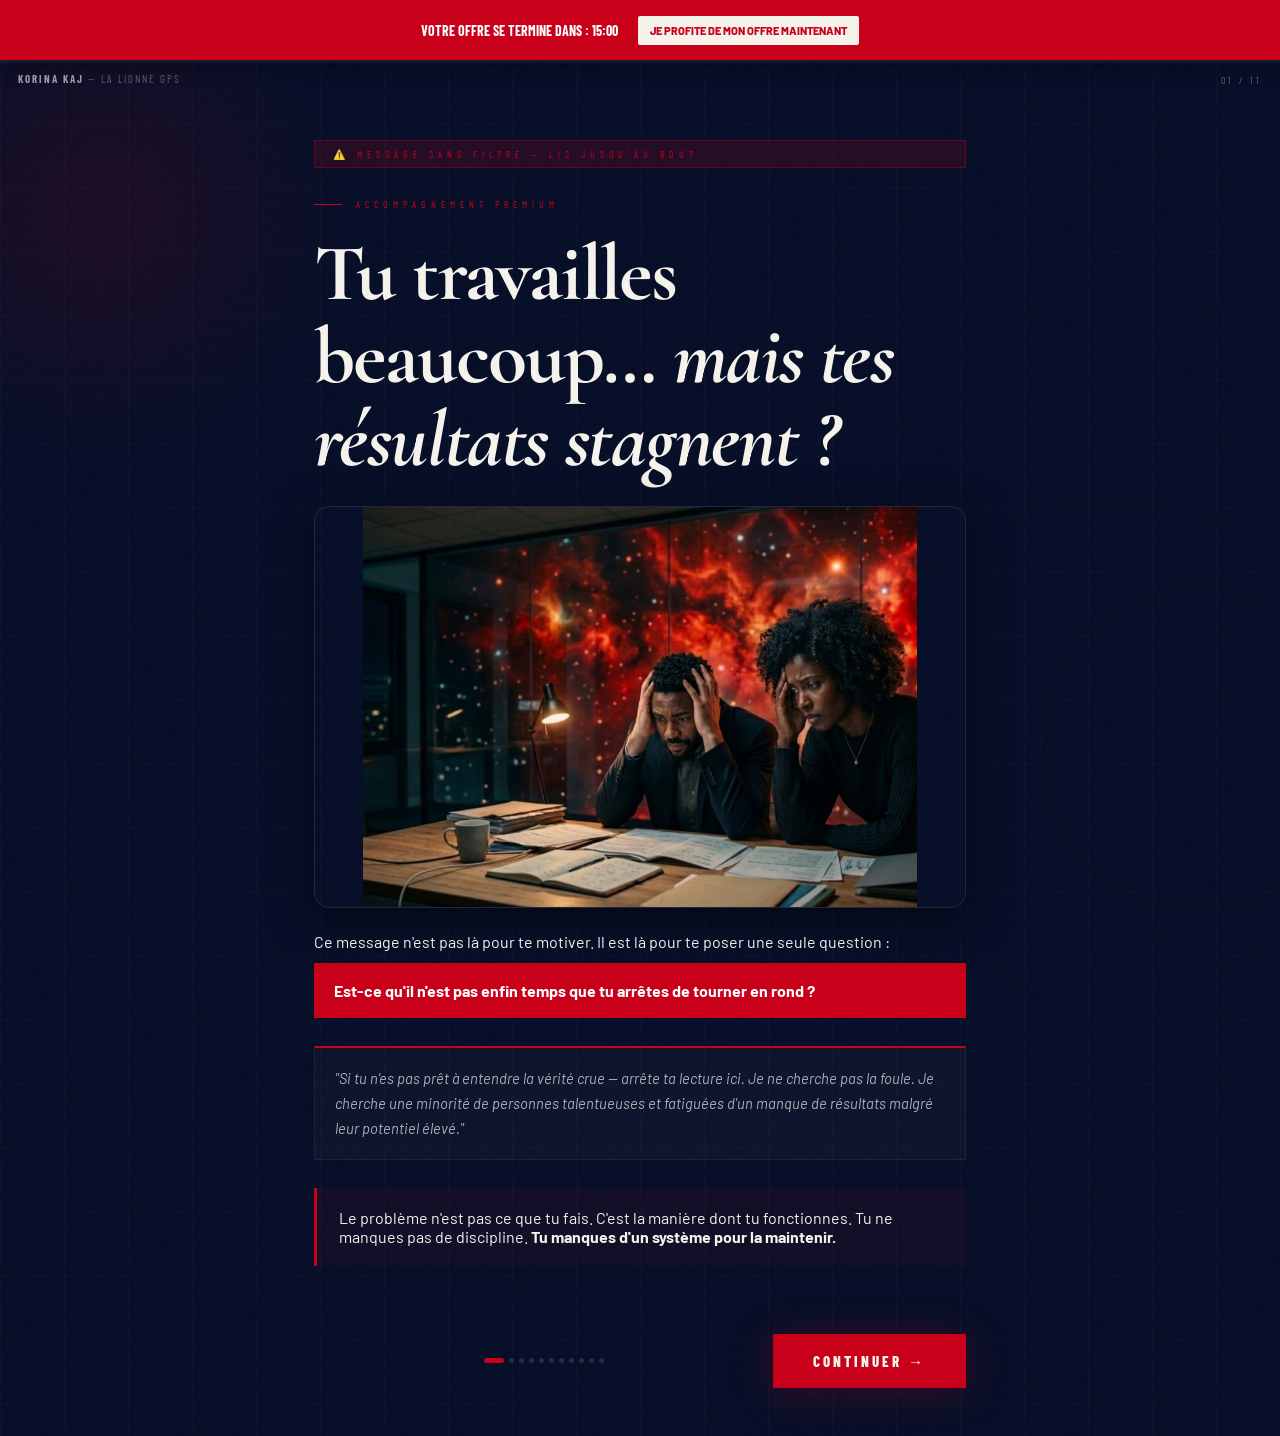
<file: essaie korina/tracking-inGPS.html>
<!DOCTYPE html>
<html lang="fr">
<head>
    <meta charset="UTF-8">
    <meta name="viewport" content="width=device-width, initial-scale=1.0">
    <title>La Lionne GPS — Korina KAJ | Accompagnement Premium</title>
    <link rel="preconnect" href="https://fonts.googleapis.com">
    <link href="https://fonts.googleapis.com/css2?family=Cormorant+Garamond:ital,wght@0,600;0,700;1,400;1,600&family=Barlow:ital,wght@0,300;0,400;0,500;0,600;0,700;1,300&family=Barlow+Condensed:wght@600;700;800;900&display=swap" rel="stylesheet">
    <link rel="stylesheet" href="tracking-inGPS.css">
</head>
<body>

    <div id="urgency-bar">
    <div class="timer-text">Votre offre se termine dans : <span id="countdown">15:00</span></div>
    
    <a href="javascript:void(0)" onclick="goTo(10)" class="btn-urgency" style="display: inline-flex; align-items: center; justify-content: center; gap: 8px; text-decoration: none;">
    <span>Je profite de mon offre maintenant</span>
    </a>
</div>

    <div id="top-bar"><div id="progress-fill"></div></div>
    <div id="brand-tag"><strong>Korina KAJ</strong> — La Lionne GPS</div>
    <div id="step-tag">01 / 11</div>

    <main>
        <section id="p1" class="page bg-dark active">
            <div class="noise"></div>
            <div class="glow-red" style="width:500px;height:500px;top:-100px;left:-150px;"></div>
            <div class="grid-lines"></div>
            <div class="ring" style="width:320px;height:320px;"></div>
            <div class="ring" style="width:500px;height:500px;opacity:0.5;"></div>

            <div class="inner">
                <div class="p1-badge">⚠️ Message sans filtre — Lis jusqu'au bout</div>
                <div class="eyebrow">Accompagnement Premium</div>
                <h1 class="h1">Tu travailles beaucoup… <em>mais tes résultats stagnent ?</em></h1>

                <div class="slide-image-wrap">
                    <img src="slides1CORIGER.jpeg" alt="Intro Lionne GPS">
                </div>

                <div class="p1-intro">
                    <p>Ce message n'est pas là pour te motiver. Il est là pour te poser une seule question :</p>
                    <p style="background:var(--red); color:#fff; font-weight:700; padding:18px 20px; margin-top:12px;">
                        Est-ce qu'il n'est pas enfin temps que tu arrêtes de tourner en rond ?
                    </p>
                    <div class="p1-warn" style="background:rgba(255,255,255,0.025); border:1px solid rgba(255,255,255,0.06); border-top:2px solid var(--red); padding:18px 20px; margin:28px 0; font-size:0.92rem; line-height:1.7; color:var(--white-dim); font-style:italic;">
                        "Si tu n'es pas prêt à entendre la vérité crue — arrête ta lecture ici. Je ne cherche pas la foule. Je cherche une minorité de personnes talentueuses et fatiguées d'un manque de résultats malgré leur potentiel élevé."
                    </div>
                    <div class="impact-block">
                        <p>Le problème n'est pas ce que tu fais. C'est la manière dont tu fonctionnes. Tu ne manques pas de discipline. <strong>Tu manques d'un système pour la maintenir.</strong></p>
                    </div>
                    <div class="page-nav">
                        <div></div><div class="dots" id="d1"></div>
                        <button class="btn-red" onclick="goTo(2)">Continuer →</button>
                    </div>
                </div>
            </div>
        </section>
        <section id="p2" class="page bg-deeper">
  <div class="noise"></div>
  <div class="grid-lines"></div>
  <div class="glow-red" style="width:400px;height:400px;bottom:-100px;right:-100px;opacity:0.6;"></div>

  <div class="inner">
    <div class="eyebrow">Le Diagnostic</div>
    <h2 class="h2">Te reconnais-tu dans<br><span class="accent"><strong>l'une de ces réalités ?</strong></span></h2>

    <div class="slide-image-wrap">
      <img src="slides2.jpeg" alt="Diagnostic Lionne GPS">
    </div>

    <div class="rule"></div>

    <p class="body-lg" style="margin-bottom:8px;">Tu n'es pas seul(e). Chacun d'entre nous est passé par là au moins une fois. Mais la question est : combien de temps encore vas-tu rester dans ce cycle ?</p>

    <div class="pain-cards">
      <div class="pain-card">
        <div class="q">"</div>
        <div class="text">Je suis perdu(e), je ne sais plus quoi faire — j'avance sans direction claire et j'improvise au quotidien.</div>
      </div>
      <div class="pain-card">
        <div class="q">"</div>
        <div class="text">Peu importe mes efforts, j'ai l'impression de stagner. Où est le problème ?</div>
      </div>
      <div class="pain-card">
        <div class="q">"</div>
        <div class="text">Je travaille énormément — mais mes résultats stagnent. Je vois d'autres progresser et je ne comprends pas ce qui cloche.</div>
      </div>
      <div class="pain-card">
        <div class="q">"</div>
        <div class="text">Je commence fort, mais je lâche toujours en cours de route. Comment tenir ?</div>
      </div>
      <div class="pain-card">
        <div class="q">"</div>
        <div class="text">Mon business repose uniquement sur mes efforts du moment. Comment le rendre solide ?</div>
      </div>
      <div class="pain-card">
        <div class="q">"</div>
        <div class="text">Je veux plus d'argent, j'applique les stratégies, mais ça ne marche pas chez moi. Pourquoi ?</div>
      </div>
    </div>

    <div class="truth-box">
      <p>La motivation ne tient pas.</p>
      <p>La discipline seule ne suffit pas.</p>
      <p>Sans système structuré, tu retomberas toujours au même endroit.</p>
    </div>

    <div class="quote-block">
      <p>"Le leadership se développe tous les jours… PAS EN UN JOUR. C'est la Loi du processus."</p>
      <cite>— John Maxwell</cite>
    </div>

    <p class="body-md">Depuis ta naissance, tu as été guidé. Entouré. Accompagné. Et maintenant que tu as 85% à 100% de responsabilités, <strong>qui veille à ce que tu exécutes ta discipline ?</strong> Personne. Et c'est exactement là que tout se bloque.</p>

    <div class="page-nav">
      <button class="back-btn" onclick="goTo(1)">← Retour</button>
      <div class="dots" id="d2"></div>
      <button class="btn btn-red" onclick="goTo(3)">Continuer →</button>
    </div>
  </div>
</section>
<section id="p3" class="page bg-deeper">
  <div class="noise"></div>
  <div class="grid-lines"></div>

  <div class="inner">
    <div class="eyebrow">Terrain &amp; Résultats</div>
    <h2 class="h2">Ce n'est pas de la <span class="accent">théorie.</span></h2>
    <div class="rule"></div>

    <div class="story-block">
      <div class="story-tag">Témoignage — Accompagnement individuel</div>
      <div class="story-title" style="font-family:'Cormorant Garamond', serif; font-size:1.5rem; font-style:italic; color:var(--red); margin-bottom:18px; line-height:1.3;">
        "Il était à deux doigts d'abandonner…"
      </div>
      <p class="story-p" style="font-size:0.97rem; line-height:1.9; color:var(--white-dim); margin-bottom:14px;">
        Un entrepreneur. Trois ans d'efforts. Zéro résultat stable. Il avait essayé les formations, les mentors, les stratégies. Rien ne tenait. Il dormait mal, doutait de tout, envisageait de tout arrêter. La dépression commençait à s'installer silencieusement.
      </p>
      <p class="story-p" style="font-size:0.97rem; line-height:1.9; color:var(--white-dim); margin-bottom:14px;">
        Ce n'était pas un manque de volonté. Ce n'était pas un manque d'intelligence. C'était un fonctionnement désorganisé, sans cadre, sans direction claire — construit sur une base qu'il ne maîtrisait pas : lui-même.
      </p>
    </div>

    <div class="pain-card" style="border-left: 3px solid var(--gold); background: rgba(201, 151, 31, 0.03); margin: 24px 0; padding: 22px;">
  <div style="font-family: var(--font-cond); font-weight: 800; color: var(--gold); font-size: 0.9rem; text-transform: uppercase; letter-spacing: 2px; margin-bottom: 8px;">
    🎯VOICI UNE EXPÉRIENCE DÉTOX SUR 9 JOURS — GROUPE
  </div>
  <div class="q" style="color: var(--gold); opacity: 0.3;">"</div>
  <div class="text">
    <p style="font-family: var(--font-serif); font-style: italic; font-size: 1.25rem; line-height: 1.6; color: var(--white); margin-bottom: 10px;">
      Ceux qui ont suivi le système ont obtenu des résultats. <span style="color: var(--red); font-weight: 600;">Les autres ont abandonné.</span>
    </p>
    <p style="font-size: 0.9rem; color: var(--white-dim); line-height: 1.6;">
      Ce n'est pas un problème de connaissance. La plupart des gens savent déjà quoi faire. C'est un problème de structure et de discipline objective. Sans organisation — aucun résultat durable, peu importe ce qu'on sait.
    </p>
  </div>
</div>

    <div class="reframe-box" style="background:var(--red); padding:26px 24px; margin:32px 0;">
      <p style="font-family:'Cormorant Garamond', serif; font-size:1.3rem; font-weight:600; line-height:1.6; color:white;">
        Tu n'es pas incapable.<br>Tu es désorganisé(e), sans cadre et sans direction claire.<br>Ce n'est pas la même chose.
      </p>
    </div>

    <div class="story-tag" style="margin-top:32px;">Témoignages — Captures WhatsApp</div>
    <div style="display:flex; flex-direction:column; gap:14px; margin:16px 0 32px;">
      <img src="capture1.jpeg" alt="WhatsApp 1" style="width:100%; max-width:480px; border:1px solid rgba(255,255,255,0.08); display:block;">
      <img src="captures2.jpeg" alt="WhatsApp 2" style="width:100%; max-width:480px; border:1px solid rgba(255,255,255,0.08); display:block;">
    </div>

    <div class="story-tag">Témoignage vidéo</div>
    <div style="margin:16px 0 32px;">
      <video controls style="width:100%; max-width:480px; display:block; margin-top:16px; border:1px solid rgba(255,255,255,0.08);">
        <source src="WhatsApp Video 2026-05-10 at 23.02.01.mp4" type="video/mp4">
      </video>
    </div>

    <div class="result-proof" style="display:grid; grid-template-columns:1fr 1fr; gap:12px; margin:28px 0;">
      <div class="proof-card" style="padding:18px 16px; background:rgba(255,255,255,0.025); border:1px solid rgba(255,255,255,0.06); border-top:2px solid var(--red);">
        <div class="p-tag" style="font-family:'Barlow Condensed', sans-serif; font-size:9px; letter-spacing:3px; text-transform:uppercase; color:var(--red); margin-bottom:8px;">Résultat observé</div>
        <p style="font-size:0.88rem; line-height:1.65; color:var(--white-dim);">Confusion → clarté opérationnelle en moins de 3 semaines d'accompagnement structuré</p>
      </div>
      <div class="proof-card" style="padding:18px 16px; background:rgba(255,255,255,0.025); border:1px solid rgba(255,255,255,0.06); border-top:2px solid var(--red);">
        <div class="p-tag" style="font-family:'Barlow Condensed', sans-serif; font-size:9px; letter-spacing:3px; text-transform:uppercase; color:var(--red); margin-bottom:8px;">Résultat observé</div>
        <p style="font-size:0.88rem; line-height:1.65; color:var(--white-dim);">Discipline émotionnelle → cadre stable qui tient même dans les moments difficiles</p>
      </div>
    </div>

    <div class="impact-block">
      <p>"Je ne donne pas des conseils.<br>Je restructure ton fonctionnement."</p>
    </div>
<div style="margin: 28px 0; text-align: center;">
  <div style="margin: 35px 0; text-align: center; padding: 0 10px;">
  <div style="margin: 35px 0; text-align: center; padding: 0 10px;">
  <button onclick="goTo(10)" class="btn btn-whatsapp-pulse" style="background-color: #25D366; color: white; display: inline-flex; align-items: center; justify-content: center; gap: 12px; text-transform: uppercase; font-weight: 800; font-family: var(--font-cond); font-size: 1.25rem; padding: 20px 32px; border-radius: 4px; width: 100%; max-width: 420px; border: none; cursor: pointer;">
    <span>Profiter de l'accompagnement</span>
  </button>
</div>
</div>
</div>
    <div class="page-nav">
      <button class="back-btn" onclick="goTo(2)">← Retour</button>
      <div class="dots" id="d3"></div>
      <button class="btn btn-red" onclick="goTo(4)">Continuer →</button>
    </div>
    
  </div>
</section>
<section id="p4" class="page bg-dark">
  <div class="noise"></div>
  <div class="glow-blue" style="width:600px;height:600px;top:50%;left:50%;transform:translate(-50%,-50%);"></div>
  <div class="grid-lines"></div>

  <div class="inner">
    <div class="eyebrow">La Racine du Problème</div>
    <h2 class="h2">Le frein n'est pas<br><span class="accent">où tu le crois.</span></h2>

    <div class="slide-image-wrap">
      <img src="slides7.jpeg" alt="Alignement Intérieur">
    </div>

    <div class="rule"></div>

    <div class="question-big" style="font-family:'Cormorant Garamond', serif; font-size:clamp(1.8rem,5vw,3rem); font-style:italic; line-height:1.25; color:var(--white); margin:28px 0;">
      Tu veux réussir…<br>
      sans te comprendre toi-même ?<br>
      <span style="color:var(--red);">C'est exactement ce qui te ralentit.</span>
    </div>

    <p class="body-lg">La majorité des entrepreneurs cherchent des stratégies, des outils, des formations. Ils croient que le problème est externe. Mais si tu fonctionnes de façon désorganisée, sans cadre intérieur solide — <strong>aucune stratégie ne tiendra jamais.</strong></p>

    <div class="inner-reveal" style="border:1px solid rgba(200,0,26,0.25); padding:28px 24px; margin:28px 0; position:relative;">
      <p style="font-size:0.97rem; line-height:1.85; color:var(--white-dim); margin-bottom:14px;">Tu ajoutes des outils. Tu testes des stratégies. Tu travailles encore plus. Et malgré tout, quelque chose bloque toujours.</p>
      <p style="font-size:0.97rem; line-height:1.85; color:var(--white-dim); margin-bottom:14px;">Parce que le problème n'est pas seulement externe. Il est dans ton propre fonctionnement habituel — dans ton manque de cadre, dans une discipline qui dépend de tes émotions, dans l'absence de structure stable dans ton quotidien.</p>
      <p style="font-size:0.97rem; line-height:1.85; color:var(--white-dim);">Et ça, on n'aime généralement pas l'accepter.</p>
    </div>

    <p class="body-md" style="margin-bottom:20px;">Ce que tu ignores de toi-même dirige <em>silencieusement</em> :</p>

    <div class="trigger-list">
      <div class="trigger-item" style="display:flex; gap:14px; align-items:flex-start; padding:12px 0; border-bottom:1px solid rgba(255,255,255,0.05);">
        <div class="arrow-r" style="color:var(--red);">→</div>
        <p style="font-size:0.93rem; line-height:1.7; color:var(--white-dim);">Tous tes choix et décisions, même les plus anodins</p>
      </div>
      <div class="trigger-item" style="display:flex; gap:14px; align-items:flex-start; padding:12px 0; border-bottom:1px solid rgba(255,255,255,0.05);">
        <div class="arrow-r" style="color:var(--red);">→</div>
        <p style="font-size:0.93rem; line-height:1.7; color:var(--white-dim);">Ton comportement face à la pression et aux imprévus</p>
      </div>
      <div class="trigger-item" style="display:flex; gap:14px; align-items:flex-start; padding:12px 0; border-bottom:1px solid rgba(255,255,255,0.05);">
        <div class="arrow-r" style="color:var(--red);">→</div>
        <p style="font-size:0.93rem; line-height:1.7; color:var(--white-dim);">Tes cycles d'énergie, tes schémas répétitifs et tes blocages récurrents</p>
      </div>
      <div class="trigger-item" style="display:flex; gap:14px; align-items:flex-start; padding:12px 0; border-bottom:1px solid rgba(255,255,255,0.05);">
        <div class="arrow-r" style="color:var(--red);">→</div>
        <p style="font-size:0.93rem; line-height:1.7; color:var(--white-dim);">Ta discipline objective — et donc directement tes résultats</p>
      </div>
      <div class="trigger-item" style="display:flex; gap:14px; align-items:flex-start; padding:12px 0; border-bottom:1px solid rgba(255,255,255,0.05);">
        <div class="arrow-r" style="color:var(--red);">→</div>
        <p style="font-size:0.93rem; line-height:1.7; color:var(--white-dim);">Ta capacité à avancer <strong>même quand tu n'as pas envie, même dans l'inconfort</strong></p>
      </div>
    </div>

    <div class="impact-block">
      <p>Ta dimension intérieure — tu peux l'ignorer. Mais elle, elle ne t'ignore pas. Elle influence tout, en permanence.</p>
    </div>

    <div class="sig">"Entre ton Génie et ton Pouvoir, ACTIVE LE SAVOIR ✍️"</div>

    <div class="page-nav">
      <button class="back-btn" onclick="goTo(3)">← Retour</button>
      <div class="dots" id="d4"></div>
      <button class="btn btn-red" onclick="goTo(5)">Continuer →</button>
    </div>
  </div>
</section>
<section id="p5" class="page bg-deeper">
  <div class="noise"></div>
  <div class="grid-lines"></div>

  <div class="inner">
    <div class="eyebrow">La Méthode</div>
    <h2 class="h2">Le <span class="accent">Protocole GPS</span></h2>
    
    <div class="slide-image-wrap">
      <img src="slidess4.jpg" alt="Méthode GPS">
    </div>

    <p class="body-lg" style="margin-top:12px; margin-bottom:4px;">Un système en 3 piliers pour restructurer ton fonctionnement de l'intérieur — et produire des résultats concrets dans ta vie et ton business.</p>

    <div class="rule"></div>

    <div class="gps-cards">
      <div class="gps-card" style="display:flex; gap:22px; padding:26px 22px; margin-bottom:14px; background:rgba(255,255,255,0.02); border-left:4px solid var(--red);">
        <div class="gps-letter" style="font-family:'Cormorant Garamond', serif; font-size:4rem; font-weight:700; color:var(--red); min-width:56px;">G</div>
        <div>
          <h4 style="font-family:'Barlow Condensed', sans-serif; font-size:1.2rem; letter-spacing:2px; text-transform:uppercase; color:var(--white); margin-bottom:8px;">Génie — Qui tu es réellement</h4>
          <p style="font-size:0.93rem; line-height:1.75; color:var(--white-dim);">Tes talents naturels, ton identité profonde, tes vrais déclencheurs. On clarifie et on active ce qui est déjà là. La plupart des gens ne savent pas réellement comment ils sont construits — et c'est précisément ce qui les freine.</p>
        </div>
      </div>
      <div class="gps-card" style="display:flex; gap:22px; padding:26px 22px; margin-bottom:14px; background:rgba(255,255,255,0.02); border-left:4px solid var(--red);">
        <div class="gps-letter" style="font-family:'Cormorant Garamond', serif; font-size:4rem; font-weight:700; color:var(--red); min-width:56px;">P</div>
        <div>
          <h4 style="font-family:'Barlow Condensed', sans-serif; font-size:1.2rem; letter-spacing:2px; text-transform:uppercase; color:var(--white); margin-bottom:8px;">Pouvoir — Ta capacité d'action</h4>
          <p style="font-size:0.93rem; line-height:1.75; color:var(--white-dim);">Ta force de frappe, ta discipline structurée, ton énergie dirigée vers ce qui compte vraiment. Pas une motivation qui s'épuise au moindre obstacle — un système qui tient même quand tu n'as pas envie, même quand c'est inconfortable.</p>
        </div>
      </div>
      <div class="gps-card" style="display:flex; gap:22px; padding:26px 22px; margin-bottom:14px; background:rgba(255,255,255,0.02); border-left:4px solid var(--red);">
        <div class="gps-letter" style="font-family:'Cormorant Garamond', serif; font-size:4rem; font-weight:700; color:var(--red); min-width:56px;">S</div>
        <div>
          <h4 style="font-family:'Barlow Condensed', sans-serif; font-size:1.2rem; letter-spacing:2px; text-transform:uppercase; color:var(--white); margin-bottom:8px;">Savoir — Le système qui structure tes résultats</h4>
          <p style="font-size:0.93rem; line-height:1.75; color:var(--white-dim);">Un cadre précis pour passer de la confusion à l'exécution claire et cohérente. Pas de la théorie — un fonctionnement ancré, reproductible, et qui produit des résultats mesurables dans le temps.</p>
        </div>
      </div>
    </div>

    <div class="maxwell-box" style="background:rgba(255,255,255,0.025); border:1px solid rgba(255,255,255,0.06); padding:24px 22px; margin:28px 0;">
      <div class="maxwell-q" style="font-family:'Cormorant Garamond', serif; font-size:1.1rem; font-style:italic; color:var(--gold); line-height:1.6; margin-bottom:14px;">"Il faut un leader pour élever un leader." — John Maxwell, Loi de la Reproduction</div>
      <div style="margin: 24px 0; text-align: center;">
  <img src="sildes3.jpeg" alt="Protocole GPS" style="width: 100%; max-width: 400px; height: auto; border: 1px solid var(--red); box-shadow: 0 4px 20px rgba(200, 0, 26, 0.25); border-radius: 4px;">
</div>
      <p style="font-size:0.9rem; line-height:1.75; color:var(--white-dim);">Plus de 80% des leaders performants ont été encadrés, suivis, corrigés. La discipline ne tient pas par volonté seule. Elle tient par la structure + la responsabilité + l'environnement.</p>
      <p style="font-size:0.9rem; line-height:1.75; color:var(--white-dim); margin-top:10px;">C'est exactement ce que le Protocole GPS installe en toi — pas des conseils en surface, mais une restructuration en profondeur.</p>
    </div>
<div style="margin: 35px 0; text-align: center; padding: 0 10px;">
  <button onclick="goTo(10)" class="btn btn-whatsapp-pulse" style="background-color: #25D366; color: white; display: inline-flex; align-items: center; justify-content: center; gap: 12px; text-transform: uppercase; font-weight: 800; font-family: var(--font-cond); font-size: 1.25rem; padding: 20px 32px; border-radius: 4px; width: 100%; max-width: 420px; border: none; cursor: pointer;">
    <span>Prends ton protocole immédiatement.</span>
  </button>
</div>
    <div class="rule-full"></div>
    <div class="sig">"Entre ton Génie et ton Pouvoir, ACTIVE LE SAVOIR ✍️"</div>

    <div class="page-nav">
      <button class="back-btn" onclick="goTo(4)">← Retour</button>
      <div class="dots" id="d5"></div>
      <button class="btn btn-red" onclick="goTo(6)">Continuer →</button>
    </div>
  </div>
</section>

<section id="p6" class="page bg-dark">
  <div class="noise"></div>
  <div class="glow-red" style="width:400px;height:400px;bottom:0;left:-100px;opacity:0.5;"></div>
  <div class="grid-lines"></div>

  <div class="inner">
    <div class="eyebrow">Qui suis-je ?</div>
    <h2 class="h2">Je suis <span class="accent">Korina KAJ.</span><br>Ta Lionne GPS.</h2>

    <div class="slide-image-wrap">
      <img src="slides5.jpeg" alt="Bio Korina KAJ">
    </div>

    <div class="profile-header" style="display:flex; align-items:flex-start; gap:24px; padding:28px 0; margin:20px 0; border-top:1px solid rgba(255,255,255,0.07); border-bottom:1px solid rgba(255,255,255,0.07);">
      <div class="profile-avatar" style="width:80px; height:80px; border-radius:50%; background:linear-gradient(135deg, var(--blue-light), var(--red-dark)); border:2px solid rgba(200,0,26,0.4); display:flex; align-items:center; justify-content:center; font-family:'Cormorant Garamond', serif; font-size:2rem; font-weight:700; color:var(--white); flex-shrink:0;">K</div>
      <div class="profile-info">
        <h3 style="font-family:'Cormorant Garamond', serif; font-size:1.6rem; font-weight:700; line-height:1.2; margin-bottom:4px;">Coach Korina KAJ</h3>
        <div class="role" style="font-family:'Barlow Condensed', sans-serif; font-size:11px; letter-spacing:3px; text-transform:uppercase; color:var(--red); margin-bottom:8px;">La Lionne GPS — Coach &amp; Stratège</div>
        <div class="tagline" style="font-size:0.88rem; line-height:1.6; color:var(--white-faint); font-style:italic;">"J'installe en toi une discipline intérieure stable qui permet au leader que tu es de produire des résultats concrets."</div>
      </div>
    </div>

    <p class="body-lg">Je ne donne pas des conseils. Je ne fais pas de motivation à court terme. Mon travail, c'est de <strong>restructurer ton fonctionnement</strong> — en profondeur, durablement.</p>

    <div class="rule"></div>

    <div class="credential-list">
      <div class="credential" style="display:flex; gap:14px; align-items:flex-start; padding:14px 0; border-bottom:1px solid rgba(255,255,255,0.05);">
        <div class="ic" style="color:var(--gold); min-width:20px;">◆</div>
        <p style="font-size:0.93rem; line-height:1.7; color:var(--white-dim);"><strong>Spécialiste en discipline structurée et leadership intérieur</strong> — j'accompagne les entrepreneurs qui savent beaucoup mais n'arrivent pas à maintenir l'exécution dans le temps.</p>
      </div>
      <div class="credential" style="display:flex; gap:14px; align-items:flex-start; padding:14px 0; border-bottom:1px solid rgba(255,255,255,0.05);">
        <div class="ic" style="color:var(--gold); min-width:20px;">◆</div>
        <p style="font-size:0.93rem; line-height:1.7; color:var(--white-dim);"><strong>Experte en connaissance de soi appliquée au business</strong> — je travaille sur les déclencheurs émotionnels, les schémas répétitifs et les blocages inconscients qui freinent tes résultats.</p>
      </div>
      <div class="credential" style="display:flex; gap:14px; align-items:flex-start; padding:14px 0; border-bottom:1px solid rgba(255,255,255,0.05);">
        <div class="ic" style="color:var(--gold); min-width:20px;">◆</div>
        <p style="font-size:0.93rem; line-height:1.7; color:var(--white-dim);"><strong>Créatrice du Protocole GPS</strong> — une méthode en 3 piliers (Génie, Pouvoir, Savoir) pour passer de la dispersion à l'exécution structurée et aux résultats mesurables.</p>
      </div>
      <div class="credential" style="display:flex; gap:14px; align-items:flex-start; padding:14px 0; border-bottom:1px solid rgba(255,255,255,0.05);">
        <div class="ic" style="color:var(--gold); min-width:20px;">◆</div>
        <p style="font-size:0.93rem; line-height:1.7; color:var(--white-dim);"><strong>Praticienne des lois du leadership.</strong> J'applique des principes éprouvés qui fonctionnent chez moi et mes apprenants. <strong>Pas de tendances passagères.</strong></p>
      </div>
    </div>

    <div class="mission-box" style="background:rgba(201,151,31,0.07); border:1px solid rgba(201,151,31,0.2); padding:24px 22px; margin:28px 0;">
      <p style="font-family:'Cormorant Garamond', serif; font-size:1.15rem; font-style:italic; line-height:1.7; color:var(--white);">"Mon objectif est d'installer en toi une discipline intérieure stable qui permet au leader que tu es de produire des résultats concrets dans ta vie et dans ton business. Pas demain. Maintenant."</p>
    </div>

    <div class="impact-block">
      <p>Je ne suis pas là pour te dire que tu t'autosabottes, ou que tu es incapable. Je suis là parce que tu n'as simplement pas encore le <strong>système solide</strong> qui te maintient dans l'action.</p>
      <p style="margin-top:10px;">Et ça, c'est exactement ce que je construis avec toi.</p>
    </div>

    <div class="rule-full"></div>
    <div class="sig">"Entre ton Génie et ton Pouvoir, ACTIVE LE SAVOIR ✍️"</div>

    <div class="page-nav">
      <button class="back-btn" onclick="goTo(5)">← Retour</button>
      <div class="dots" id="d6"></div>
      <button class="btn btn-red" onclick="goTo(7)">Continuer →</button>
    </div>
  </div>
</section>
<section id="p7" class="page bg-dark">
  <div class="noise"></div>
  <div class="grid-lines"></div>
  <div class="glow-red" style="width:400px;height:400px;top:50%;left:50%;transform:translate(-50%,-50%);opacity:0.4;"></div>

  <div class="inner">
    <div class="eyebrow">Sélection</div>

    <div class="filter-statement" style="font-family:'Cormorant Garamond', serif; font-size:clamp(1.8rem,5.5vw,3.2rem); font-weight:700; line-height:1.15; text-align:center; margin:28px 0;">
      Ce programme<br>
      <em style="font-style:normal; color:var(--red); display:block;">n'est pas pour tout le monde.</em>
    </div>

    <div class="slide-image-wrap">
      <img src="Slidess7corriger.jpeg" alt="Sélection Lionne GPS">
    </div>

    <p class="body-lg" style="text-align:center; margin-bottom:28px;">Je ne cherche pas à travailler avec le plus grand nombre. Je cherche les profils qui sont réellement prêts.</p>

    <div class="filter-grid" style="display:grid; grid-template-columns:1fr 1fr; gap:16px; margin:32px 0;">
      <div class="filter-col no" style="padding:24px 20px; border:1px solid rgba(200,0,26,0.25); background:rgba(200,0,26,0.03);">
        <h5 style="font-family:'Barlow Condensed', sans-serif; font-size:10px; letter-spacing:4px; text-transform:uppercase; margin-bottom:18px; color:var(--red);">Ce n'est pas pour toi si…</h5>
        <ul style="list-style:none;">
          <li style="font-size:0.88rem; line-height:1.6; color:var(--white-dim); padding:8px 0; border-bottom:1px solid rgba(255,255,255,0.04); display:flex; align-items:flex-start; gap:10px;">Tu cherches une solution rapide, facile, sans effort réel</li>
          <li style="font-size:0.88rem; line-height:1.6; color:var(--white-dim); padding:8px 0; border-bottom:1px solid rgba(255,255,255,0.04); display:flex; align-items:flex-start; gap:10px;">Tu n'es pas prêt(e) à te remettre en question</li>
          <li style="font-size:0.88rem; line-height:1.6; color:var(--white-dim); padding:8px 0; border-bottom:1px solid rgba(255,255,255,0.04); display:flex; align-items:flex-start; gap:10px;">Tu veux juste des conseils en surface</li>
          <li style="font-size:0.88rem; line-height:1.6; color:var(--white-dim); padding:8px 0; border-bottom:1px solid rgba(255,255,255,0.04); display:flex; align-items:flex-start; gap:10px;">L'investissement financier dans ton évolution te bloque</li>
          <li style="font-size:0.88rem; line-height:1.6; color:var(--white-dim); padding:8px 0; border-bottom:1px solid rgba(255,255,255,0.04); display:flex; align-items:flex-start; gap:10px;">Tu n'es pas engagé(e) dans ta transformation sur le long terme</li>
        </ul>
      </div>
      <div class="filter-col yes" style="padding:24px 20px; border:1px solid rgba(26,52,114,0.5); background:rgba(26,52,114,0.07);">
        <h5 style="font-family:'Barlow Condensed', sans-serif; font-size:10px; letter-spacing:4px; text-transform:uppercase; margin-bottom:18px; color:#4A7ADB;">C'est exactement pour toi si…</h5>
        <ul style="list-style:none;">
          <li style="font-size:0.88rem; line-height:1.6; color:var(--white-dim); padding:8px 0; border-bottom:1px solid rgba(255,255,255,0.04); display:flex; align-items:flex-start; gap:10px;">Tu es un leader qui prend ses responsabilités</li>
          <li style="font-size:0.88rem; line-height:1.6; color:var(--white-dim); padding:8px 0; border-bottom:1px solid rgba(255,255,255,0.04); display:flex; align-items:flex-start; gap:10px;">Tu es fatigué(e) de stagner malgré ton potentiel réel</li>
          <li style="font-size:0.88rem; line-height:1.6; color:var(--white-dim); padding:8px 0; border-bottom:1px solid rgba(255,255,255,0.04); display:flex; align-items:flex-start; gap:10px;">Tu veux un système solide, pas des palliatifs</li>
          <li style="font-size:0.88rem; line-height:1.6; color:var(--white-dim); padding:8px 0; border-bottom:1px solid rgba(255,255,255,0.04); display:flex; align-items:flex-start; gap:10px;">Tu es prêt(e) à investir sérieusement dans ton évolution</li>
          <li style="font-size:0.88rem; line-height:1.6; color:var(--white-dim); padding:8px 0; border-bottom:1px solid rgba(255,255,255,0.04); display:flex; align-items:flex-start; gap:10px;">Tu es décidé(e) à changer ton fonctionnement en profondeur</li>
        </ul>
      </div>
    </div>

    <div class="filter-invite" style="font-family:'Cormorant Garamond', serif; font-size:1.1rem; font-style:italic; text-align:center; color:var(--white-dim); margin:20px 0; line-height:1.7;">
      Si tu te reconnais dans la colonne de droite —<br>
      tu es exactement le profil que j'accompagne.
    </div>

    <div class="alert-box" style="background:var(--red); padding:22px 24px; margin:28px 0;">
      <p style="font-size:1.05rem; line-height:1.75; font-weight:600; color:white;">Les places sont limitées volontairement. Je ne travaille qu'avec un nombre restreint de personnes à la fois pour garantir la qualité et l'impact de l'accompagnement.</p>
    </div>

    <div class="page-nav">
      <button class="back-btn" onclick="goTo(6)">← Retour</button>
      <div class="dots" id="d7"></div>
      <button class="btn btn-red" onclick="goTo(8)">Continuer →</button>
    </div>
  </div>
</section>
<section id="p8" class="page bg-deeper">
  <div class="noise"></div>
  <div class="grid-lines"></div>

  <div class="inner">
    <div class="eyebrow">L'Accompagnement</div>
    
    <div class="p1-badge" style="display:inline-block; padding:6px 12px; background:rgba(200,0,26,0.15); border:1px solid var(--red); color:var(--red); font-family:'Barlow Condensed', sans-serif; font-size:10px; letter-spacing:2px; text-transform:uppercase; margin-bottom:16px;">
      Protocole Exclusif — Places Limitées
    </div>

    <div class="offer-name" style="font-family:'Barlow Condensed', sans-serif; font-size:clamp(2.5rem,8vw,4.5rem); font-weight:900; line-height:0.9; color:var(--white); margin-bottom:8px;">
      PROTOCOLE <span class="accent">GPS</span>
    </div>
    
    <div class="offer-sub" style="font-family:'Cormorant Garamond', serif; font-size:1.2rem; font-style:italic; color:var(--white-dim); margin-bottom:24px;">
      Accompagnement Premium — Restructuration &amp; Résultats
    </div>

    <div class="slide-image-wrap">
      <img src="slides8.jpeg" alt="L'Offre GPS">
    </div>

    <p class="body-lg" style="margin-top:24px;">Ce n'est pas une formation. Ce n'est pas un coaching classique. C'est une restructuration complète de ton fonctionnement — pour que tes résultats suivent enfin ton potentiel.</p>

    <div class="rule"></div>

    <div class="deliverables" style="margin:32px 0;">
  <div class="deliver-item" style="display:flex; gap:20px; margin-bottom:24px; align-items:flex-start;">
    <div class="n" style="font-family:'Barlow Condensed', sans-serif; font-size:1.5rem; font-weight:700; color:var(--red); opacity:0.5; line-height:1;">01</div>
    <div class="t" style="font-size:0.95rem; line-height:1.7; color:var(--white-dim);">
      <strong style="display:block; color:var(--white); font-size:1.05rem; margin-bottom:4px;">Restructuration personnelle — Identité &amp; Confiance</strong>
      Tu redécouvres ton moi intérieur, tu comprends ton cheminement, tu prends des décisions plus claires. Ta confiance est reconstruite sur une base solide, pas sur la performance du moment.
    </div>
  </div>
  <div class="deliver-item" style="display:flex; gap:20px; margin-bottom:24px; align-items:flex-start;">
    <div class="n" style="font-family:'Barlow Condensed', sans-serif; font-size:1.5rem; font-weight:700; color:var(--red); opacity:0.5; line-height:1;">02</div>
    <div class="t" style="font-size:0.95rem; line-height:1.7; color:var(--white-dim);">
      <strong style="display:block; color:var(--white); font-size:1.05rem; margin-bottom:4px;">Discipline structurée — Le cadre qui tient</strong>
      Un système de fonctionnement au quotidien qui résiste à la fatigue, au doute, aux imprévus. Pas de la motivation — une architecture de l'action.
    </div>
  </div>
  <div class="deliver-item" style="display:flex; gap:20px; margin-bottom:24px; align-items:flex-start;">
    <div class="n" style="font-family:'Barlow Condensed', sans-serif; font-size:1.5rem; font-weight:700; color:var(--red); opacity:0.5; line-height:1;">03</div>
    <div class="t" style="font-size:0.95rem; line-height:1.7; color:var(--white-dim);">
      <strong style="display:block; color:var(--white); font-size:1.05rem; margin-bottom:4px;">Clarté business — Vision &amp; Direction</strong>
      Tu obtiens une vision nette, des priorités définies, une direction claire. Tu arrêtes d'improviser,tu commences à piloter.
    </div>
  </div>
  <div class="deliver-item" style="display:flex; gap:20px; margin-bottom:24px; align-items:flex-start;">
    <div class="n" style="font-family:'Barlow Condensed', sans-serif; font-size:1.5rem; font-weight:700; color:var(--red); opacity:0.5; line-height:1;">04</div>
    <div class="t" style="font-size:0.95rem; line-height:1.7; color:var(--white-dim);">
      <strong style="display:block; color:var(--white); font-size:1.05rem; margin-bottom:4px;">Passage à l'action — De la réflexion à l'exécution</strong>
      Tu appliques une méthode qui fonctionne, tu gardes la cohérence, tu maintiens la constance, tu exécutes même quand tu n'as pas envie, même quand c'est inconfortable. Même quand tout semble flou.
    </div>
  </div>
  <div class="deliver-item" style="display:flex; gap:20px; margin-bottom:24px; align-items:flex-start;">
    <div class="n" style="font-family:'Barlow Condensed', sans-serif; font-size:1.5rem; font-weight:700; color:var(--red); opacity:0.5; line-height:1;">05</div>
    <div class="t" style="font-size:0.95rem; line-height:1.7; color:var(--white-dim);">
      <strong style="display:block; color:var(--white); font-size:1.05rem; margin-bottom:4px;">Suivi stratégique — Accompagnement de proximité</strong>
      Je veille. Je corrige. Je maintiens le cadre. Parce qu'un leader a besoin d'un cadre pour impacter son monde et bâtir son empire.
    </div>
  </div>
</div>

    <div class="rule-full"></div>

    <p class="body-md" style="margin:28px 0 20px; font-weight:500; text-transform:uppercase; letter-spacing:1px; color:var(--white);">Ce que tu vivras concrètement :</p>
    
    <div class="transformation-grid" style="display:grid; grid-template-columns:repeat(2, 1fr); gap:12px; margin-bottom:32px;">
      <div class="tf-card" style="background:rgba(255,255,255,0.03); padding:16px; border:1px solid rgba(255,255,255,0.05); text-align:center;">
        <div class="before" style="font-size:0.8rem; color:var(--white-faint); text-decoration:line-through; margin-bottom:4px;">Confusion</div>
        <div class="sep" style="color:var(--red); font-weight:700; margin-bottom:4px;">↓</div>
        <div class="after" style="font-weight:700; color:var(--white);">Clarté</div>
      </div>
      <div class="tf-card" style="background:rgba(255,255,255,0.03); padding:16px; border:1px solid rgba(255,255,255,0.05); text-align:center;">
        <div class="before" style="font-size:0.8rem; color:var(--white-faint); text-decoration:line-through; margin-bottom:4px;">Instabilité</div>
        <div class="sep" style="color:var(--red); font-weight:700; margin-bottom:4px;">↓</div>
        <div class="after" style="font-weight:700; color:var(--white);">Structure</div>
      </div>
      <div class="tf-card" style="background:rgba(255,255,255,0.03); padding:16px; border:1px solid rgba(255,255,255,0.05); text-align:center;">
        <div class="before" style="font-size:0.8rem; color:var(--white-faint); text-decoration:line-through; margin-bottom:4px;">Stagnation</div>
        <div class="sep" style="color:var(--red); font-weight:700; margin-bottom:4px;">↓</div>
        <div class="after" style="font-weight:700; color:var(--white);">Progression</div>
      </div>
      <div class="tf-card" style="background:rgba(200,0,26,0.1); padding:16px; border:1px solid var(--red); text-align:center;">
        <div class="before" style="font-size:0.8rem; color:var(--white-faint); text-decoration:line-through; margin-bottom:4px;">Progression</div>
        <div class="sep" style="color:var(--red); font-weight:700; margin-bottom:4px;">↓</div>
        <div class="after" style="font-weight:900; color:var(--white); letter-spacing:1px;">RÉSULTATS</div>
      </div>
    </div>

    <div class="rule-full"></div>
    <div class="sig">"Entre ton Génie et ton Pouvoir, ACTIVE LE SAVOIR ✍️"</div>

    <div class="page-nav">
      <button class="back-btn" onclick="goTo(7)">← Retour</button>
      <div class="dots" id="d8"></div>
      <button class="btn btn-red" onclick="goTo(9)">Continuer →</button>
    </div>
  </div>
</section>
<section id="p9" class="page bg-dark" style="justify-content:center; align-items:center;">
  <div class="noise"></div>
  <div class="grid-lines"></div>
  
  <div class="cta-rings" style="position:absolute; top:50%; left:50%; transform:translate(-50%,-50%); pointer-events:none; z-index:0;">
    <div class="cta-ring" style="position:absolute; border-radius:50%; border:1px solid rgba(200,0,26,0.07); top:50%; left:50%; transform:translate(-50%,-50%); width:300px; height:300px; animation:ripple 5s infinite;"></div>
    <div class="cta-ring" style="position:absolute; border-radius:50%; border:1px solid rgba(200,0,26,0.07); top:50%; left:50%; transform:translate(-50%,-50%); width:550px; height:550px; animation:ripple 5s infinite; animation-delay:1.5s;"></div>
    <div class="cta-ring" style="position:absolute; border-radius:50%; border:1px solid rgba(200,0,26,0.07); top:50%; left:50%; transform:translate(-50%,-50%); width:800px; height:800px; animation:ripple 5s infinite; animation-delay:3s;"></div>
  </div>

  <div class="inner-center">
    <div class="eyebrow" style="justify-content:center;">
      <span style="width:28px;height:1px;background:var(--red);"></span>La décision est maintenant
    </div>

    <div class="cta-main" style="font-family:'Cormorant Garamond', serif; font-size:clamp(2.4rem,8vw,5.5rem); font-weight:700; line-height:1.03; letter-spacing:-0.02em; margin:16px 0 24px;">
      Prêt(e) à<br>
      <span class="r" style="color:var(--red);">structurer</span><br>
      ton <span class="g" style="color:var(--gold);">fonctionnement</span> ?
    </div>

    <div class="slide-image-wrap">
      <img src="slides9.jpeg" alt="Prêt à agir">
    </div>

    <p class="cta-sub" style="font-size:1rem; line-height:1.8; color:var(--white-dim); max-width:520px; margin:0 auto 36px;">
      Arrête de stagner. Arrête de tourner en rond malgré ton potentiel. Arrête d'attendre le bon moment — <strong>le bon moment, c'est maintenant.</strong>
    </p>

    <button class="cta-big" onclick="goTo(10)" style="display:inline-flex; align-items:center; gap:14px; padding:24px 56px; background:var(--red); color:var(--white); font-family:'Barlow Condensed', sans-serif; font-size:17px; font-weight:900; letter-spacing:4px; text-transform:uppercase; border:none; cursor:pointer; box-shadow:0 0 80px rgba(200,0,26,0.35); transition:all 0.35s ease;">
      Je veux structurer mon fonctionnement
      <span class="arrow-icon" style="font-size:1.1rem;">→</span>
    </button>

    <p style="margin-top:20px; font-size:0.82rem; color:var(--white-faint); font-style:italic;">
      La prochaine étape : un formulaire de qualification rapide. Je lis chaque candidature personnellement.
    </p>

    <div class="rule-full"></div>
    <div class="sig">"Entre ton Génie et ton Pouvoir, ACTIVE LE SAVOIR ✍️"</div>

    <div class="page-nav" style="justify-content:space-between; width:100%; margin-top:40px;">
      <button class="back-btn" onclick="goTo(8)">← Retour</button>
      <div class="dots" id="d9"></div>
      <button class="btn btn-red" onclick="goTo(10)">Continuer →</button>
    </div>
  </div>
</section>
<!-- ================================================
     PAGE 10 — FORMULAIRE DE QUALIFICATION (MIS À JOUR)
     ================================================ -->
<section id="p10" class="page bg-deeper">
  <div class="noise"></div>
  <div class="grid-lines"></div>
  <div class="slide-image-wrap">
    <img src="slides10.jpg" alt="Qualification Korina KAJ">
  </div>
  <div class="inner">
    <div class="eyebrow">Qualification — Étape 1 sur 2</div>
    <h2 class="h2">Dis-moi<br><span class="accent">qui tu es.</span></h2>

    <div class="form-intro-box" style="background:rgba(255,255,255,0.03); border-left:3px solid var(--red); padding:20px; margin:24px 0;">
      <p style="font-size:0.92rem; line-height:1.6; color:var(--white-dim);">Ces questions me permettent de comprendre ta situation réelle avant notre échange. Réponds avec <strong>sincérité et précision</strong> — c'est de cela que dépend la qualité de ce que je pourrai construire avec toi. Je lis chaque réponse personnellement.</p>
    </div>

    <!-- ================================================
     PAGE 10 — FORMULAIRE DE QUALIFICATION FORMSPREE
     ================================================ -->
<form id="qual-form" action="https://formspree.io/f/mgobqvev" method="POST" style="display:flex; flex-direction:column; gap:28px; margin-top:30px;">  
  <!-- 01 — Prénom & Activité -->
  <div class="fgroup">
    <label style="display:block; font-family:'Barlow Condensed', sans-serif; font-size:12px; letter-spacing:2px; text-transform:uppercase; color:var(--red); margin-bottom:12px;">01 — Ton prénom &amp; activité actuelle <span style="color:var(--gold);">*</span></label>
    <input type="text" id="f1" name="prenom_activite" placeholder="Ex : Marie — Coach nutritionniste, Jean — Consultant IT…" style="width:100%; padding:16px; background:rgba(255,255,255,0.05); border:1px solid rgba(255,255,255,0.1); color:white; font-family:'Barlow', sans-serif; outline:none;">
  </div>

  <!-- 01-B — Adresse E-mail -->
  <div class="fgroup">
    <label style="display:block; font-family:'Barlow Condensed', sans-serif; font-size:12px; letter-spacing:2px; text-transform:uppercase; color:var(--red); margin-bottom:12px;">01-B — Ton adresse e-mail <span style="color:var(--gold);">*</span></label>
    <input type="email" id="f_email" name="email_client" placeholder="Ex : marie.nutrition@gmail.com" style="width:100%; padding:16px; background:rgba(255,255,255,0.05); border:1px solid rgba(255,255,255,0.1); color:white; font-family:'Barlow', sans-serif; outline:none;">
  </div>

  <!-- 01-C — Numéro de Téléphone International (Sans restriction) -->
  <div class="fgroup">
    <label style="display:block; font-family:'Barlow Condensed', sans-serif; font-size:12px; letter-spacing:2px; text-transform:uppercase; color:var(--red); margin-bottom:12px;">01-C — Ton numéro de téléphone (Avec indicatif pays : ex +33, +240...) <span style="color:var(--gold);">*</span></label>
    <input type="tel" id="f_tel" name="telephone_client" placeholder="Ex : +240 555 827 505, +33 6..." style="width:100%; padding:16px; background:rgba(255,255,255,0.05); border:1px solid rgba(255,255,255,0.1); color:white; font-family:'Barlow', sans-serif; outline:none;">
  </div>

  <!-- 02 — Revenu mensuel (Couleurs sombres corrigées pour la lisibilité) -->
  <div class="fgroup">
    <label style="display:block; font-family:'Barlow Condensed', sans-serif; font-size:12px; letter-spacing:2px; text-transform:uppercase; color:var(--red); margin-bottom:12px;">02 — Ton revenu mensuel actuel <span style="color:var(--gold);">*</span></label>
    <select id="f2" name="tranche_revenu" style="width:100%; padding:16px; background:#1a1a1a; border:1px solid rgba(255,255,255,0.2); color:white; font-family:'Barlow', sans-serif; cursor:pointer; outline:none;">
      <option value="" disabled selected style="background:#1a1a1a; color:#888;">Sélectionne une tranche…</option>
      <option style="background:#1a1a1a; color:white;">Moins de 100 000 FCFA</option>
      <option style="background:#1a1a1a; color:white;">100 000 – 300 000 FCFA</option>
      <option style="background:#1a1a1a; color:white;">300 000 – 500 000 FCFA</option>
      <option style="background:#1a1a1a; color:white;">500 000 – 1 000 000 FCFA</option>
      <option style="background:#1a1a1a; color:white;">Plus de 1 000 000 FCFA</option>
      <option style="background:#1a1a1a; color:white;">Je préfère ne pas le préciser</option>
    </select>
  </div>

  <!-- 03 — Plus grand blocage -->
  <div class="fgroup">
    <label style="display:block; font-family:'Barlow Condensed', sans-serif; font-size:12px; letter-spacing:2px; text-transform:uppercase; color:var(--red); margin-bottom:12px;">03 — Ton plus grand blocage aujourd'hui <span style="color:var(--gold);">*</span></label>
    <textarea id="f3" name="plus_grand_blocage" placeholder="Décris-le librement et avec le plus de précision possible. Qu'est-ce qui te bloque réellement ?" style="width:100%; padding:16px; background:rgba(255,255,255,0.05); border:1px solid rgba(255,255,255,0.1); color:white; font-family:'Barlow', sans-serif; min-height:120px; resize:vertical; outline:none;"></textarea>
  </div>

  <!-- 04 — Stagnation (Cases à cocher) -->
  <div class="fgroup">
    <label style="display:block; font-family:'Barlow Condensed', sans-serif; font-size:12px; letter-spacing:2px; text-transform:uppercase; color:var(--red); margin-bottom:12px;">04 — Depuis combien de temps subis-tu cette stagnation ? <span style="color:var(--gold);">*</span></label>
    <div class="checkbox-group" style="display:grid; grid-template-columns:1fr 1fr; gap:10px;">
      <label style="display:flex; align-items:center; gap:12px; padding:14px; background:rgba(255,255,255,0.03); border:1px solid rgba(255,255,255,0.08); cursor:pointer; font-size:13px; color:var(--white-dim);">
        <input type="checkbox" name="duree_stagnation[]" value="Moins de 6 mois" style="width:auto; accent-color:var(--red);"> Moins de 6 mois
      </label>
      <label style="display:flex; align-items:center; gap:12px; padding:14px; background:rgba(255,255,255,0.03); border:1px solid rgba(255,255,255,0.08); cursor:pointer; font-size:13px; color:var(--white-dim);">
        <input type="checkbox" name="duree_stagnation[]" value="6 mois – 1 an" style="width:auto; accent-color:var(--red);"> 6 mois – 1 an
      </label>
      <label style="display:flex; align-items:center; gap:12px; padding:14px; background:rgba(255,255,255,0.03); border:1px solid rgba(255,255,255,0.08); cursor:pointer; font-size:13px; color:var(--white-dim);">
        <input type="checkbox" name="duree_stagnation[]" value="1 – 3 ans" style="width:auto; accent-color:var(--red);"> 1 – 3 ans
      </label>
      <label style="display:flex; align-items:center; gap:12px; padding:14px; background:rgba(255,255,255,0.03); border:1px solid rgba(255,255,255,0.08); cursor:pointer; font-size:13px; color:var(--white-dim);">
        <input type="checkbox" name="duree_stagnation[]" value="Plus de 3 ans" style="width:auto; accent-color:var(--red);"> Plus de 3 ans
      </label>
    </div>
  </div>

  <!-- 05 — Qu'as-tu déjà essayé ? -->
  <div class="fgroup">
    <label style="display:block; font-family:'Barlow Condensed', sans-serif; font-size:12px; letter-spacing:2px; text-transform:uppercase; color:var(--red); margin-bottom:12px;">05 — Qu'as-tu déjà essayé ? <span style="color:var(--gold);">*</span></label>
    <textarea id="f5" name="essais_precedents" placeholder="Formations, coachs, stratégies, lectures, outils… Sois précis(e) sur ce que tu as testé." style="width:100%; padding:16px; background:rgba(255,255,255,0.05); border:1px solid rgba(255,255,255,0.1); color:white; font-family:'Barlow', sans-serif; min-height:100px; outline:none;"></textarea>
  </div>

  <!-- 06 — Pourquoi veux-tu changer maintenant ? -->
  <div class="fgroup">
    <label style="display:block; font-family:'Barlow Condensed', sans-serif; font-size:12px; letter-spacing:2px; text-transform:uppercase; color:var(--red); margin-bottom:12px;">06 — Pourquoi veux-tu changer maintenant ? <span style="color:var(--gold);">*</span></label>
    <textarea id="f6" name="raisons_changement" placeholder="Qu'est-ce qui t'a décidé(e) à agir aujourd'hui précisément ?" style="width:100%; padding:16px; background:rgba(255,255,255,0.05); border:1px solid rgba(255,255,255,0.1); color:white; font-family:'Barlow', sans-serif; min-height:100px; outline:none;"></textarea>
  </div>

  <!-- 07 — Objectifs et Délai -->
  <div class="fgroup">
    <label style="display:block; font-family:'Barlow Condensed', sans-serif; font-size:12px; letter-spacing:2px; text-transform:uppercase; color:var(--red); margin-bottom:12px;">07 — Quels résultats précis vises-tu à travers ce protocole, et sous quel délai ? <span style="color:var(--gold);">*</span></label>
    <textarea id="f_objectifs" name="resultats_et_delai" placeholder="Ex: Structurer mon entreprise pour déléguer d'ici 3 mois, doubler mon chiffre d'affaires d'ici la fin de l'année..." style="width:100%; padding:16px; background:rgba(255,255,255,0.05); border:1px solid rgba(255,255,255,0.1); color:white; font-family:'Barlow', sans-serif; min-height:100px; outline:none;"></textarea>
  </div>

  <!-- 08 — Investissement Financier (Boutons Radios sous forme de listes cliquables) -->
  <div class="fgroup">
    <label style="display:block; font-family:'Barlow Condensed', sans-serif; font-size:12px; letter-spacing:2px; text-transform:uppercase; color:var(--red); margin-bottom:12px;">08 — Es-tu prêt(e) à investir financièrement dans un accompagnement sérieux ? <span style="color:var(--gold);">*</span></label>
    <div class="checkbox-group" style="display:flex; flex-direction:column; gap:10px;">
      <label style="display:flex; align-items:center; gap:12px; padding:16px; background:rgba(255,255,255,0.03); border:1px solid rgba(255,255,255,0.08); cursor:pointer; font-size:13px; color:var(--white-dim);">
        <input type="radio" name="pret_investir" value="Oui, absolument" style="width:auto; accent-color:var(--red);"> Oui, absolument
      </label>
      <label style="display:flex; align-items:center; gap:12px; padding:16px; background:rgba(255,255,255,0.03); border:1px solid rgba(255,255,255,0.08); cursor:pointer; font-size:13px; color:var(--white-dim);">
        <input type="radio" name="pret_investir" value="Oui, si cela correspond exactement à mes besoins actuels" style="width:auto; accent-color:var(--red);"> Oui, si cela correspond exactement à mes besoins actuels
      </label>
    </div>
  </div>

  <!-- 09 — Formule d'accompagnement (Bouton Radio pour choix UNIQUE + Menus Déroulants) -->
  <div class="fgroup">
    <label style="display:block; font-family:'Barlow Condensed', sans-serif; font-size:12px; letter-spacing:2px; text-transform:uppercase; color:var(--red); margin-bottom:12px;">09 — Quelle formule d'accompagnement correspond à tes ambitions actuelles ? <span style="color:var(--gold);">*</span></label>
    
    <div style="display:flex; flex-direction:column; gap:12px; margin-bottom: 16px;">
      
      <!-- Formule 1 Mois -->
      <div class="program-accordion" style="background:rgba(255,255,255,0.02); border:1px solid rgba(255,255,255,0.08); border-radius: 4px;">
        <div style="padding:16px; display:flex; align-items:center; gap:12px;">
          <input type="radio" name="formule_choisie" value="TON GÉNIE INTÉRIEUR — 1 Mois" style="width:auto; accent-color:var(--red); cursor:pointer;">
          <div onclick="toggleProgramDirect(this)" style="flex-grow:1; display:flex; justify-content:space-between; align-items:center; cursor:pointer; font-weight:600;">
            <span style="font-family:'Barlow Condensed', sans-serif; letter-spacing:1px; text-transform:uppercase;">TON GÉNIE INTÉRIEUR — 1 Mois</span>
            <span class="arrow" style="color:var(--red); font-size:12px;">DÉTAILS ▼</span>
          </div>
        </div>
        <div class="content" style="display:none; padding:16px; border-top:1px solid rgba(255,255,255,0.05); font-size:13px; color:var(--white-dim); line-height:1.6; background: rgba(0,0,0,0.2);">
          <p style="color:var(--gold); font-weight:600; margin-bottom:8px;">MODULE 1 : "Identité"</p>
          <p style="margin-bottom:8px;"><strong>Objectif :</strong> Découvrir qui tu es réellement. Cela passe par l'identification du SOI réel.</p>
          <ul style="padding-left:16px; margin-bottom:12px; color:var(--white-dim); list-style-type: square;">
            <li>Identité intérieure</li>
            <li>Talents cachés</li>
            <li>Tracking-in de ton potentiel et de tes dons</li>
            <li>Cohérence entre tes aspirations et ta vraie direction</li>
          </ul>
          <p style="font-style:italic; color:var(--white-faint); font-size:0.85rem; border-top:1px solid rgba(255,255,255,0.03); padding-top:8px;">"Pour mieux connaître là où on va, on doit absolument connaître qui on est."</p>
        </div>
      </div>

      <!-- Formule 3 Mois -->
      <div class="program-accordion" style="background:rgba(255,255,255,0.02); border:1px solid rgba(255,255,255,0.08); border-radius: 4px;">
        <div style="padding:16px; display:flex; align-items:center; gap:12px;">
          <input type="radio" name="formule_choisie" value="PRISE DE POUVOIR — 3 Mois" style="width:auto; accent-color:var(--red); cursor:pointer;">
          <div onclick="toggleProgramDirect(this)" style="flex-grow:1; display:flex; justify-content:space-between; align-items:center; cursor:pointer; font-weight:600;">
            <span style="font-family:'Barlow Condensed', sans-serif; letter-spacing:1px; text-transform:uppercase;">PRISE DE POUVOIR — 3 Mois</span>
            <span class="arrow" style="color:var(--red); font-size:12px;">DÉTAILS ▼</span>
          </div>
        </div>
        <div class="content" style="display:none; padding:16px; border-top:1px solid rgba(255,255,255,0.05); font-size:13px; color:var(--white-dim); line-height:1.6; background: rgba(0,0,0,0.2);">
          <p style="color:var(--gold); font-weight:700; margin-bottom:8px;">⚠️ INCLUS : L'intégralité du programme de 1 Mois (Génie Intérieur)</p>
          <p style="margin-bottom:8px;"><strong>Objectif :</strong> Libérer les freins, les blocages, les peurs (5 pas vers son rayonnement).</p>
          <p style="margin-bottom:4px; font-weight:500; color:var(--white);">Le travail se fait en profondeur dans :</p>
          <ul style="padding-left:16px; margin-bottom:12px; color:var(--white-dim); list-style-type: square;">
            <li>Les émotions</li>
            <li>Les blessures intérieures</li>
            <li>Les schémas répétitifs</li>
            <li>La confiance</li>
            <li>L'énergie</li>
            <li>Le leadership intérieur</li>
            <li>L'amorcement du POSITIONNEMENT</li>
          </ul>
          <p style="font-style:italic; color:var(--white-faint); font-size:0.85rem; border-top:1px solid rgba(255,255,255,0.03); padding-top:8px;">"Qu'est-ce qui te freine ou te propulse vraiment ? Plus on reconnaît, plus on devient capable de s'aligner intérieurement avec ce qu'on veut vraiment extérieurement."</p>
        </div>
      </div>

      <!-- Formule 6 Mois -->
      <div class="program-accordion" style="background:rgba(255,255,255,0.02); border:1px solid rgba(255,255,255,0.08); border-radius: 4px;">
        <div style="padding:16px; display:flex; align-items:center; gap:12px;">
          <input type="radio" name="formule_choisie" value="LE CONTRÔLE DU SAVOIR QUI TE PROPULSE — 6 Mois" style="width:auto; accent-color:var(--red); cursor:pointer;">
          <div onclick="toggleProgramDirect(this)" style="flex-grow:1; display:flex; justify-content:space-between; align-items:center; cursor:pointer; font-weight:600;">
            <span style="font-family:'Barlow Condensed', sans-serif; letter-spacing:1px; text-transform:uppercase;">LE CONTRÔLE DU SAVOIR QUI TE PROPULSE — 6 Mois</span>
            <span class="arrow" style="color:var(--red); font-size:12px;">DÉTAILS ▼</span>
          </div>
        </div>
        <div class="content" style="display:none; padding:16px; border-top:1px solid rgba(255,255,255,0.05); font-size:13px; color:var(--white-dim); line-height:1.6; background: rgba(0,0,0,0.2);">
          <p style="color:var(--gold); font-weight:700; margin-bottom:8px;">⚠️ INCLUS : L'intégralité du programme sur 1 Mois et sur 3 Mois (Génie & Pouvoir)</p>
          <p style="margin-bottom:8px;"><strong>Objectif :</strong> Construire ce qui te fait avancer en toute sérénité.</p>
          <p style="margin-bottom:8px; color:var(--white);">Ici, On travaille sur ta Structure et ta discipline, mais aussi sur ton Leadership et ton impact. QUI DEVIENT DANS CE MONDE ? TA PLACE DE LUMINOSITÉ.</p>
          <ul style="padding-left:16px; margin-bottom:12px; color:var(--white-dim); list-style-type: square;">
            <li>La stratégie qui te PROPULSE au rang recherché</li>
            <li>La discipline qui triple ton portefeuille</li>
            <li>Les décisions qui guident ta réussite</li>
            <li>Les leviers actionnables</li>
            <li>Comment te servir de tes résultats pour les tripler davantage</li>
          </ul>
          <p style="font-style:italic; color:var(--white-faint); font-size:0.85rem; border-top:1px solid rgba(255,255,255,0.03); padding-top:8px;">"Construire concrètement tes rêves dans ce monde de POSSIBILITÉS, Ça te tente ?"</p>
        </div>
      </div>

      <!-- Formation Intégrale Express -->
      <div class="program-accordion" style="background:rgba(255,255,255,0.02); border:1px solid rgba(255,255,255,0.08); border-radius: 4px;">
        <div style="padding:16px; display:flex; align-items:center; gap:12px;">
          <input type="radio" name="formule_choisie" value="EXPRESS TRACKING-IN DE LA BOUSSOLE GPS" style="width:auto; accent-color:var(--red); cursor:pointer;">
          <div onclick="toggleProgramDirect(this)" style="flex-grow:1; display:flex; justify-content:space-between; align-items:center; cursor:pointer; font-weight:600;">
            <span style="font-family:'Barlow Condensed', sans-serif; letter-spacing:1px; text-transform:uppercase;">EXPRESS TRACKING-IN DE LA BOUSSOLE GPS</span>
            <span class="arrow" style="color:var(--red); font-size:12px;">DÉTAILS ▼</span>
          </div>
        </div>
        <div class="content" style="display:none; padding:16px; border-top:1px solid rgba(255,255,255,0.05); font-size:13px; color:var(--white-dim); line-height:1.6; background: rgba(0,0,0,0.2);">
          <p style="margin-bottom:12px;"><strong>Formation intégrale intensive :</strong> Inclut tous les différents programmes uniquement mais condensés sur <strong>3 mois chronos</strong>.</p>
          
          <div class="internal-warning-note" style="border-top:1px solid rgba(200,0,26,0.3); padding-top:12px; margin-top:12px; font-size:0.82rem; color:var(--white-dim);">
            <p style="margin-bottom:6px; font-weight:700; color:var(--red); text-transform:uppercase;">⚠️ Note sur le travail de profondeur :</p>
            <p style="margin-bottom:8px; font-style:italic;">Le travail intérieur n'est pas une sorte de méthode rapide à prendre à la légère. C'est un travail de profondeur qui nécessite un <strong>PROCESSUS PROGRESSIF ET ÉVOLUTIF</strong>.</p>
            <p style="color:var(--white-faint);">Ici, ce ne sont pas les cours théoriques à recopier. Le travail se fait avec votre propre réalité quotidienne. Donc, les programmes même express, nécessitent un temps d'acceptation et d'exécution entre votre cerveau, votre corps, votre environnement et votre réalité.</p>
          </div>
        </div>
      </div>

    </div>
  </div>

  <!-- 10 — Engagement Global -->
  <div class="fgroup">
    <label style="display:block; font-family:'Barlow Condensed', sans-serif; font-size:12px; letter-spacing:2px; text-transform:uppercase; color:var(--red); margin-bottom:12px;">10 — Es-tu prêt(e) à t'engager pleinement ? <span style="color:var(--gold);">*</span></label>
    <div class="checkbox-group" style="display:flex; flex-direction:column; gap:10px;">
      <label style="display:flex; align-items:center; gap:12px; padding:16px; background:rgba(255,255,255,0.03); border:1px solid rgba(255,255,255,0.08); cursor:pointer; font-size:13px; color:var(--white-dim);">
        <input type="radio" name="engagement_total" value="Oui, à 100%" style="width:auto; accent-color:var(--red);"> Oui, à 100%
      </label>
      <label style="display:flex; align-items:center; gap:12px; padding:16px; background:rgba(255,255,255,0.03); border:1px solid rgba(255,255,255,0.08); cursor:pointer; font-size:13px; color:var(--white-dim);">
        <input type="radio" name="engagement_total" value="Oui, avec du soutien" style="width:auto; accent-color:var(--red);"> Oui, avec du soutien
      </label>
      <label style="display:flex; align-items:center; gap:12px; padding:16px; background:rgba(255,255,255,0.03); border:1px solid rgba(255,255,255,0.08); cursor:pointer; font-size:13px; color:var(--white-dim);">
        <input type="radio" name="engagement_total" value="J'ai encore des doutes" style="width:auto; accent-color:var(--red);"> J'ai encore des doutes
      </label>
    </div>
  </div>

  <div class="form-footer" style="text-align:center; margin-top:20px;">
    <button type="button" class="btn btn-red" onclick="submitForm()" style="width:100%; padding:22px; font-weight:900; letter-spacing:3px; cursor:pointer;">
      Soumettre ma candidature →
    </button>
  </div>
</form>
    <div class="page-nav">
      <button class="back-btn" onclick="goTo(9)">← Retour</button>
      <div class="dots" id="d10"></div>
    </div>
  </div>
</section>
<section id="p11" class="page bg-dark" style="justify-content:center; align-items:center;">
  <div class="noise"></div>
  <div class="grid-lines"></div>
  <div class="glow-red" style="width:400px;height:400px;top:50%;left:50%;transform:translate(-50%,-50%);opacity:0.3;"></div>

  <div class="inner-center" style="text-align:center;">
    <div class="rdv-selected" style="display:inline-flex; align-items:center; gap:10px; background:rgba(0,200,100,0.1); border:1px solid #00C864; color:#00C864; padding:8px 16px; border-radius:50px; font-family:'Barlow Condensed', sans-serif; font-size:12px; letter-spacing:2px; text-transform:uppercase; margin-bottom:24px;">
      <span class="check" style="font-weight:900;">✓</span> Candidature reçue
    </div>
    <div class="slide-image-wrap">
      <img src="slides11.jpg" alt="Bio Korina KAJ">
    </div>
    <div class="rdv-headline" style="font-family:'Cormorant Garamond', serif; font-size:clamp(2rem,6vw,4rem); font-weight:700; line-height:1.1; margin-bottom:20px;">
      Tu es sélectionné(e).<br>
      <span class="accent" style="color:var(--red);">Réserve ton appel.</span>
    </div>

    <p class="rdv-msg" style="font-size:1.05rem; color:var(--white); margin-bottom:12px; max-width:600px; margin-left:auto; margin-right:auto;">Je ne travaille pas avec tout le monde. Si tu es arrivé(e) jusqu'ici et que tu as répondu avec sincérité — tu mérites cet espace stratégique.</p>
    <p class="rdv-sub" style="font-size:0.9rem; color:var(--white-dim); margin-bottom:32px; max-width:550px; margin-left:auto; margin-right:auto; line-height:1.6;">Cet appel est gratuit, sans engagement. C'est un échange de 30 à 45 minutes pour évaluer ensemble si le Protocole GPS est la bonne réponse à ta situation.</p>

    <div class="rdv-steps" style="display:grid; grid-template-columns:repeat(3, 1fr); gap:15px; margin-bottom:40px;">
      <div class="rdv-step" style="background:rgba(255,255,255,0.03); padding:20px 10px; border:1px solid rgba(255,255,255,0.05);">
        <div class="sn" style="font-family:'Barlow Condensed', sans-serif; color:var(--gold); font-size:10px; letter-spacing:1px; text-transform:uppercase; margin-bottom:8px;">Étape 1</div>
        <p style="font-size:0.8rem; line-height:1.4;">Candidature soumise</p>
      </div>
      <div class="rdv-step" style="background:rgba(255,255,255,0.03); padding:20px 10px; border:1px solid var(--red);">
        <div class="sn" style="font-family:'Barlow Condensed', sans-serif; color:var(--red); font-size:10px; letter-spacing:1px; text-transform:uppercase; margin-bottom:8px;">Étape 2</div>
        <p style="font-size:0.8rem; line-height:1.4;">Choix du créneau</p>
      </div>
      <div class="rdv-step" style="background:rgba(255,255,255,0.03); padding:20px 10px; border:1px solid rgba(255,255,255,0.05);">
        <div class="sn" style="font-family:'Barlow Condensed', sans-serif; color:var(--gold); font-size:10px; letter-spacing:1px; text-transform:uppercase; margin-bottom:8px;">Étape 3</div>
        <p style="font-size:0.8rem; line-height:1.4;">Évaluation &amp; Décision</p>
      </div>
    </div>

    <div class="conversion-zone" style="background:rgba(255,255,255,0.02); border:1px solid rgba(255,255,255,0.05); padding:40px 20px; border-radius:4px; margin-bottom:24px; box-shadow:0 20px 50px rgba(200,0,26,0.2);">
      <div class="icon" style="font-size:2rem; margin-bottom:16px;">📅</div>
      <p style="color:white; font-size:0.95rem; line-height:1.6; margin-bottom:24px; font-weight:500;">Choisis le créneau qui te convient le mieux pour notre appel stratégique. Les places sont limitées — réserve maintenant.</p>
      
      <div class="cta-wrapper" style="display:flex; flex-direction:column; gap:16px; max-width:420px; margin:0 auto;">
        <a href="https://calendly.com/korinakaj12/new-meeting" target="_blank" style="display:block; background:var(--red); color:white; padding:18px 24px; font-family:'Barlow Condensed', sans-serif; font-size:15px; font-weight:900; text-transform:uppercase; letter-spacing:2px; text-decoration:none; transition:0.3s; text-align:center; box-shadow:0 10px 30px rgba(200,0,26,0.25);">
          Réserver mon appel stratégique →
        </a>

        <a href="mailto:coaching@korinakaj.com?subject=Candidature%20Protocole%20GPS%20-%20Premium&body=Bonjour%20Korina%2C%20je%20viens%20de%20soumettre%20ma%20candidature%20et%20je%20souhaite%20confirmer%20mon%20intérêt%20pour%20le%20Protocole%20GPS." 
           style="display:block; background:transparent; color:white; border:2px solid var(--white-dim); padding:16px 24px; font-family:'Barlow Condensed', sans-serif; font-size:15px; font-weight:700; text-transform:uppercase; letter-spacing:2px; text-decoration:none; transition:0.3s; text-align:center;">
          ✉️ Confirmer par Email Pro
        </a>
      </div>
    </div>

    <p style="font-size:0.82rem; color:var(--white-dim); font-style:italic; margin-bottom:40px;">
      Tu peux aussi me contacter directement sur WhatsApp en écrivant <strong>"STRUCTURE"</strong> au +240 555 827 505 si tu préfères.
    </p>

    <div class="rule-full"></div>

    <div class="final-sig" style="margin-top:32px; margin-bottom:32px;">
      <div class="name" style="font-family:'Barlow Condensed', sans-serif; font-size:1.4rem; font-weight:800; text-transform:uppercase; letter-spacing:3px; color:white;">Korina KAJ</div>
      <div class="role" style="font-family:'Cormorant Garamond', serif; font-size:1rem; font-style:italic; color:var(--gold); margin-bottom:12px;">La Lionne GPS — Coach &amp; Stratège</div>
      <div class="sig" style="font-size:0.75rem; letter-spacing:1px; color:var(--white-faint);">"Entre ton Génie et ton Pouvoir, ACTIVE LE SAVOIR ✍️"</div>
    </div>

    <div class="footer-credentials" style="background: rgba(255, 255, 255, 0.01); border: 1px solid rgba(255, 255, 255, 0.04); padding: 24px; max-width: 480px; margin: 32px auto 0 auto; text-align: center; font-family: 'Barlow', sans-serif;">
      <div style="font-family: 'Barlow Condensed', sans-serif; font-size: 11px; letter-spacing: 2px; text-transform: uppercase; color: var(--gold); margin-bottom: 12px; font-weight: 700;">
        📍 Bureau &amp; Contacts
      </div>
      
      <p style="font-size: 0.88rem; color: var(--white); margin: 4px 0; font-weight: 500;">
        Malabo, Guinée Équatoriale
      </p>
      <p style="font-size: 0.82rem; color: var(--white-dim); margin: 0 0 16px 0; line-height: 1.5;">
        Quartier Caracolas, Immeuble GPS, 2ème Étage
      </p>
      
      <div style="width: 40px; height: 1px; background: rgba(255,255,255,0.1); margin: 12px auto;"></div>

      <p style="font-size: 0.85rem; color: var(--white-dim); margin: 4px 0;">
        <span style="color: var(--red); font-weight: 600;">Tel :</span> +240 555 827 505
      </p>
      <p style="font-size: 0.85rem; color: var(--white-dim); margin: 4px 0;">
        <span style="color: var(--red); font-weight: 600;">Email :</span> coaching@korinakaj.com
      </p>
    </div>
<a href="../index.html" class="back-to-site">← Retour au site officiel</a>
    <div class="page-nav" style="width:100%; margin-top:40px;">
      <button class="back-btn" onclick="goTo(10)">← Retour</button>
      <div class="dots" id="d11"></div>
    </div>
  </div>
</section>

</main>

<script src="tracking-inGPS.js"></script>
</body>
</html>
</file>
<file: essaie korina/tracking-inGPS.css>
/* =============================================
   ROOT & RESET
   ============================================= */
:root {
  --red: #C8001A;
  --red-dark: #8B0012;
  --red-glow: rgba(200,0,26,0.25);
  --blue: #060E27;
  --blue-mid: #0D1E45;
  --blue-light: #1A3472;
  --white: #F5F2EC;
  --white-dim: rgba(245,242,236,0.7);
  --white-faint: rgba(245,242,236,0.35);
  --gold: #C9971F;
  --gold-dim: rgba(201,151,31,0.6);
}

*, *::before, *::after { margin:0; padding:0; box-sizing:border-box; }
html { scroll-behavior:smooth; }

body {
  font-family:'Barlow', sans-serif;
  background: var(--blue);
  color: var(--white);
  min-height:100vh;
  overflow-x:hidden;
  -webkit-font-smoothing: antialiased;
  padding-top: 60px; /* Espace pour la barre d'urgence fixe */
}

/* =============================================
   URGENCY BAR (NOUVEAU)
   ============================================= */
#urgency-bar {
  position: fixed; top: 0; left: 0; right: 0; height: 60px;
  background: var(--red); z-index: 1000;
  display: flex; align-items: center; justify-content: center; gap: 20px; padding: 0 15px;
  box-shadow: 0 4px 20px rgba(0,0,0,0.4);
}
.timer-text { font-family: 'Barlow Condensed', sans-serif; font-weight: 700; text-transform: uppercase; font-size: 14px; color: white; }
.btn-urgency { background: var(--white); color: var(--red); padding: 8px 12px; font-weight: 800; text-transform: uppercase; text-decoration: none; font-size: 11px; border-radius: 2px; transition: transform 0.2s; }
.btn-urgency:hover { transform: scale(1.05); }

@media (max-width: 600px) {
  #urgency-bar { flex-direction: column; height: auto; padding: 8px; gap: 5px; }
  .timer-text { font-size: 11px; }
}

/* =============================================
   PAGE ENGINE
   ============================================= */
.page {
  display:none;
  min-height:calc(100vh - 60px);
  flex-direction:column;
  position:relative;
  overflow:hidden;
}
.page.active {
  display:flex;
  animation: pageIn 0.55s cubic-bezier(0.22,1,0.36,1) both;
}
@keyframes pageIn {
  from { opacity:0; transform:translateY(28px); }
  to   { opacity:1; transform:translateY(0); }
}

/* =============================================
   PROGRESS + HEADER
   ============================================= */
#top-bar { position:fixed; top:60px; left:0; right:0; z-index:100; height:3px; background:rgba(255,255,255,0.06); }
#progress-fill { height:100%; background: linear-gradient(to right, var(--red-dark), var(--red)); transition:width 0.5s cubic-bezier(0.4,0,0.2,1); }
#step-tag { position:fixed; top:74px; right:18px; z-index:100; font-family:'Barlow Condensed', sans-serif; font-size:10px; letter-spacing:3px; text-transform:uppercase; color:var(--white-faint); }
#brand-tag { position:fixed; top:72px; left:18px; z-index:100; font-family:'Barlow Condensed', sans-serif; font-size:11px; letter-spacing:2px; text-transform:uppercase; color:var(--white-faint); }
#brand-tag strong { color:rgba(255,255,255,0.6); }

/* =============================================
   VISUAL EFFECTS (FONDS PREMIUM)
   ============================================= */
.bg-dark   { background: var(--blue); }
.bg-deeper { background: #03080F; }
.noise { position:absolute; inset:0; pointer-events:none; z-index:0; background-image:url("data:image/svg+xml,%3Csvg viewBox='0 0 256 256' xmlns='http://www.w3.org/2000/svg'%3E%3Cfilter id='n'%3E%3CfeTurbulence type='fractalNoise' baseFrequency='0.9' numOctaves='4'/%3E%3C/filter%3E%3Crect width='100%25' height='100%25' filter='url(%23n)' opacity='0.04'/%3E%3C/svg%3E"); opacity:0.4; }
.glow-red { position:absolute; pointer-events:none; z-index:0; border-radius:50%; background: radial-gradient(circle, rgba(200,0,26,0.12) 0%, transparent 70%); }
.glow-blue { position:absolute; pointer-events:none; z-index:0; border-radius:50%; background: radial-gradient(circle, rgba(26,52,114,0.3) 0%, transparent 70%); }
.grid-lines { position:absolute; inset:0; pointer-events:none; z-index:0; background-image: linear-gradient(rgba(255,255,255,0.018) 1px, transparent 1px), linear-gradient(90deg, rgba(255,255,255,0.018) 1px, transparent 1px); background-size:64px 64px; }
.ring { position:absolute; border:1px solid rgba(200,0,26,0.1); border-radius:50%; pointer-events:none; top:50%; right:-80px; transform:translateY(-50%); }

/* =============================================
   IMAGES & WRAPPERS (MOBILE-SAFE)
   ============================================= */
.inner { max-width:700px; width:100%; margin:0 auto; padding:80px 24px 48px; position:relative; z-index:2; flex:1; display:flex; flex-direction:column; }
.inner-center { align-items:center; text-align:center; }
.slide-image-wrap { width:100%; margin:24px 0; border-radius:15px; overflow:hidden; border:1px solid rgba(255,255,255,0.1); box-shadow: 0 10px 40px rgba(0,0,0,0.5); }
.slide-image-wrap img { width:100%; height: auto; display:block; object-fit: contain; max-height: 400px; }

/* =============================================
   TYPOGRAPHY
   ============================================= */
.eyebrow { font-family:'Barlow Condensed', sans-serif; font-size:10px; letter-spacing:5px; text-transform:uppercase; color:var(--red); display:flex; align-items:center; gap:14px; margin-bottom:22px; }
.eyebrow::before { content:''; width:28px; height:1px; background:var(--red); }
.h1 { font-family:'Cormorant Garamond', serif; font-size:clamp(2.6rem,8vw,5rem); font-weight:700; line-height:1.04; letter-spacing:-0.02em; }
.h2 { font-family:'Cormorant Garamond', serif; font-size:clamp(2rem,6vw,3.8rem); font-weight:700; line-height:1.08; letter-spacing:-0.015em; }
.accent { color:var(--red); }
.body-lg { font-size:1.05rem; line-height:1.85; color:var(--white-dim); font-weight:300; }
.body-md { font-size:0.95rem; line-height:1.8; color:var(--white-dim); font-weight:300; }

/* =============================================
   COMPONENTS
   ============================================= */
.rule { width:56px; height:2px; background:var(--red); margin:24px 0; }
.rule-full { width:100%; height:1px; background:linear-gradient(to right, var(--red), rgba(200,0,26,0.1), transparent); margin:36px 0; }
.impact-block { border-left:3px solid var(--red); background:rgba(200,0,26,0.06); padding:20px 22px; margin:28px 0; }
.truth-box { background:var(--red-dark); border-left:4px solid var(--red); padding:26px 24px; margin:32px 0; }
.quote-block { position:relative; padding:28px 28px 28px 52px; background:rgba(255,255,255,0.025); border:1px solid rgba(255,255,255,0.06); margin:24px 0; }
.quote-block::before { content:'"'; position:absolute; left:16px; top:10px; font-family:'Cormorant Garamond', serif; font-size:4rem; color:var(--red); opacity:0.5; }
.sig { font-family:'Cormorant Garamond', serif; font-style:italic; font-size:1rem; color:var(--gold-dim); text-align:center; padding:10px 0; }
.p1-badge { display:inline-block; background:rgba(200,0,26,0.15); border:1px solid rgba(200,0,26,0.35); padding:7px 18px; font-family:'Barlow Condensed', sans-serif; font-size:10px; letter-spacing:5px; text-transform:uppercase; color:var(--red); margin-bottom:30px; }

/* Cards */
.pain-card { display:flex; align-items:flex-start; gap:14px; padding:18px; margin-bottom:10px; border:1px solid rgba(255,255,255,0.05); background:rgba(255,255,255,0.015); transition:all 0.3s; }
.pain-card:hover { border-color:rgba(200,0,26,0.3); background:rgba(200,0,26,0.04); transform:translateX(5px); }
.gps-card { display:flex; align-items:flex-start; gap:22px; padding:26px 22px; margin-bottom:14px; background:rgba(255,255,255,0.02); border:1px solid rgba(255,255,255,0.05); border-left:4px solid var(--red); transition:all 0.3s; }
.gps-card:hover { background:rgba(255,255,255,0.04); transform:translateX(8px); }

/* =============================================
   NAVIGATION & BUTTONS
   ============================================= */
.page-nav { display:flex; align-items:center; justify-content:space-between; padding-top:40px; margin-top:auto; }
.dots { display:flex; gap:5px; align-items:center; }
.dot { width:5px; height:5px; border-radius:50%; background:rgba(255,255,255,0.12); transition:all 0.35s ease; cursor:pointer; }
.dot.on { width:20px; border-radius:3px; background:var(--red); }
.back-btn { font-family:'Barlow Condensed', sans-serif; font-size:11px; letter-spacing:3px; text-transform:uppercase; color:var(--white-faint); background:none; border:none; cursor:pointer; display:flex; align-items:center; gap:8px; }
.btn-red { background:var(--red); color:var(--white); padding:18px 40px; font-family:'Barlow Condensed', sans-serif; font-size:15px; font-weight:800; letter-spacing:3px; text-transform:uppercase; border:none; cursor:pointer; transition:all 0.3s; box-shadow:0 4px 40px var(--red-glow); }
.btn-red:hover { background:var(--red-dark); box-shadow:0 8px 60px rgba(200,0,26,0.4); transform:translateY(-2px); }

/* Formulaire */
.fgroup { margin-bottom:22px; }
.fgroup label { display:block; margin-bottom:8px; font-family:'Barlow Condensed', sans-serif; font-size:10px; letter-spacing:4px; text-transform:uppercase; color:var(--white-faint); }
.fgroup input, .fgroup textarea, .fgroup select { width:100%; padding:14px 16px; background:#0D1E45; border:1px solid rgba(255,255,255,0.09); color:white; font-family:'Barlow', sans-serif; outline:none; }

/* CTA Big */
.cta-big { display:inline-flex; align-items:center; gap:14px; padding:24px 56px; background:var(--red); color:var(--white); font-family:'Barlow Condensed', sans-serif; font-size:17px; font-weight:900; letter-spacing:4px; text-transform:uppercase; border:none; cursor:pointer; box-shadow:0 0 80px rgba(200,0,26,0.35); transition:all 0.35s ease; }
.cta-big:hover { background:var(--red-dark); transform:translateY(-3px); box-shadow:0 0 120px rgba(200,0,26,0.55); }

/* Animation cercles CTA */
@keyframes ripple { 0%,100%{ opacity:0.4; transform:translate(-50%,-50%) scale(1); } 50%{ opacity:0.1; transform:translate(-50%,-50%) scale(1.06); } }

/* Mobile */
@media(max-width:640px){
  .inner { padding:72px 20px 40px; }
  .ring { display:none; }
  .btn-red, .cta-big { width:100%; justify-content:center; }
}
/* Style pour indiquer une erreur visuelle */
.input-error {
    border: 1px solid var(--red) !important;
    background: rgba(200, 0, 26, 0.05) !important;

}
.r-opt.sel {
  background: rgba(200, 0, 26, 0.2) !important;
  border-color: var(--red) !important;
  color: white;
}/* Animation d'attention pour le bouton WhatsApp */
@keyframes wtsPulse {
  0% { box-shadow: 0 0 0 0 rgba(37, 211, 102, 0.7); }
  70% { box-shadow: 0 0 0 15px rgba(37, 211, 102, 0); }
  100% { box-shadow: 0 0 0 0 rgba(37, 211, 102, 0); }
}
.btn-whatsapp-pulse {
  animation: wtsPulse 2s infinite;
}
.btn-whatsapp-pulse:hover {
  transform: scale(1.03) translateY(-2px) !important;
  background-color: #1ebd59 !important;
}
</file>
